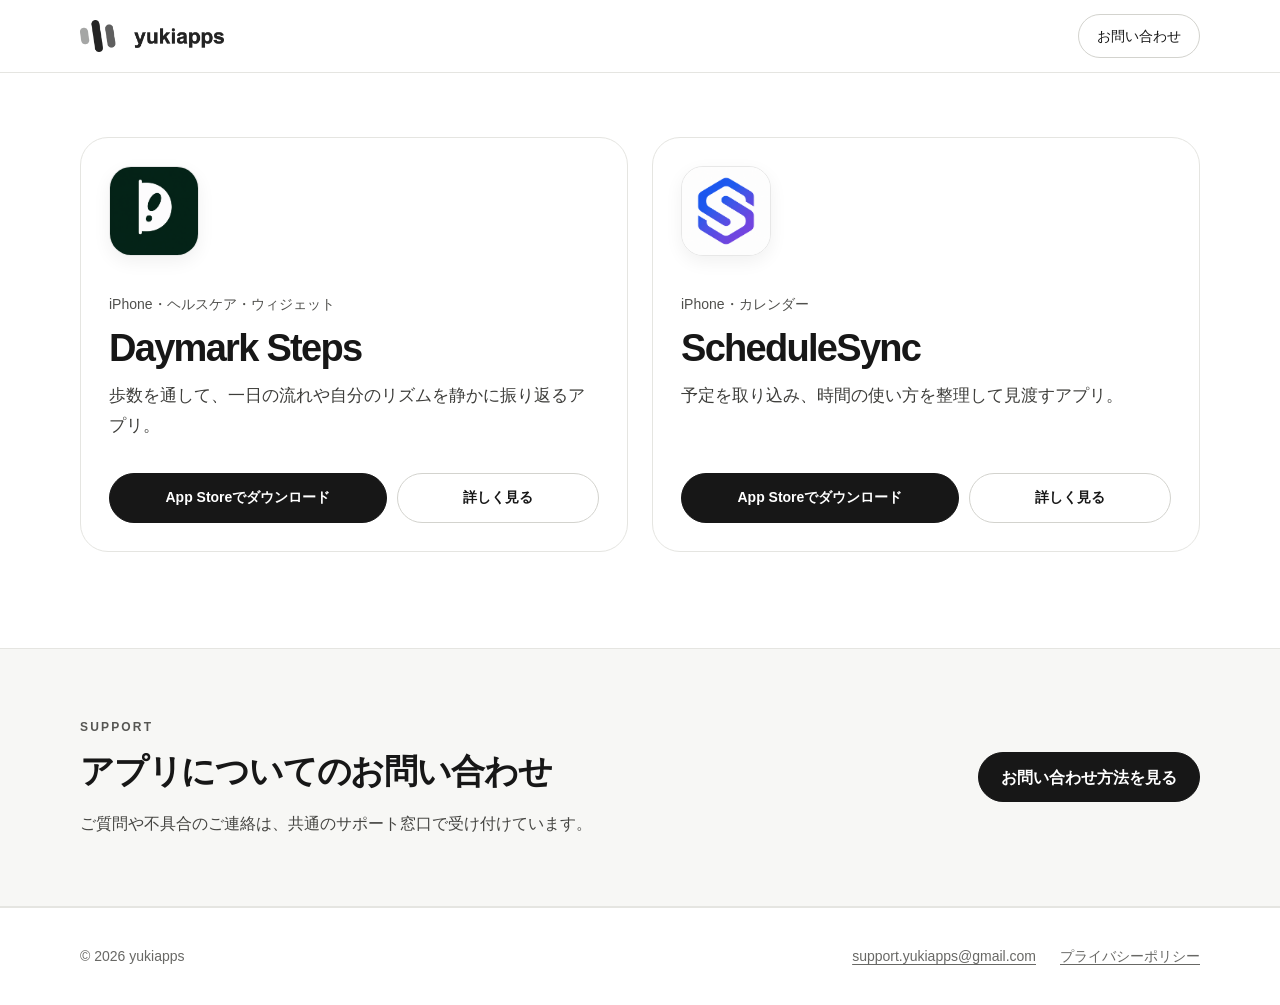
<file: index.html>
<!doctype html>
<html lang="ja">
<head>
  <meta charset="utf-8">
  <meta name="viewport" content="width=device-width, initial-scale=1">
  <meta name="color-scheme" content="light">
  <meta name="theme-color" content="#ffffff">
  <meta name="description" content="yukiappsが提供するアプリとサポート情報をご案内します。">
  <title>yukiapps</title>
  <link rel="stylesheet" href="yukiapps-20260724-v15.css">
</head>
<body>
  <a class="skip-link" href="#main">本文へ移動</a>
  <header class="site-header">
  <div class="container header-inner">
    <a class="brand" href="index.html" aria-label="yukiapps トップページ">
      <img class="brand-logo" src="yukiapps-logo.png" width="2046" height="456" alt="yukiapps">
    </a>
    <nav class="site-nav" aria-label="メインナビゲーション">
      <a class="nav-contact" href="contact.html">お問い合わせ</a>
    </nav>
  </div>
</header>
  <main id="main">
    <h1 class="visually-hidden">yukiapps アプリラインナップ</h1>

    <section id="apps" class="apps-section" aria-label="アプリラインナップ">
      <div class="container app-grid">
        <article class="app-card">
          <a class="app-card-icon-link" href="daymark-steps.html" aria-label="Daymark Stepsの詳細を見る">
            <img class="app-card-icon" src="daymark-icon.png" width="1881" height="1881" alt="Daymark Stepsのアプリアイコン">
          </a>
          <p class="app-meta">iPhone・ヘルスケア・ウィジェット</p>
          <h2><a class="app-card-title-link" href="daymark-steps.html">Daymark Steps</a></h2>
          <p>歩数を通して、一日の流れや自分のリズムを静かに振り返るアプリ。</p>
          <div class="app-card-actions">
            <a class="btn btn-primary" href="https://apps.apple.com/jp/app/id6794374330" target="_blank" rel="noopener noreferrer" aria-label="Daymark StepsをApp Storeでダウンロード">App Storeでダウンロード</a>
            <a class="btn btn-secondary" href="daymark-steps.html">詳しく見る</a>
          </div>
        </article>

        <article class="app-card">
          <a class="app-card-icon-link" href="schedule-sync.html" aria-label="ScheduleSyncの詳細を見る">
            <img class="app-card-icon" src="schedule-icon.png" width="1880" height="1880" alt="ScheduleSyncのアプリアイコン">
          </a>
          <p class="app-meta">iPhone・カレンダー</p>
          <h2><a class="app-card-title-link" href="schedule-sync.html">ScheduleSync</a></h2>
          <p>予定を取り込み、時間の使い方を整理して見渡すアプリ。</p>
          <div class="app-card-actions">
            <a class="btn btn-primary" href="https://apps.apple.com/jp/app/id6794629833" target="_blank" rel="noopener noreferrer" aria-label="ScheduleSyncをApp Storeでダウンロード">App Storeでダウンロード</a>
            <a class="btn btn-secondary" href="schedule-sync.html">詳しく見る</a>
          </div>
        </article>
      </div>
    </section>

    <section class="contact-band">
      <div class="container contact-band-inner">
        <div>
          <p class="eyebrow">Support</p>
          <h2>アプリについてのお問い合わせ</h2>
          <p>ご質問や不具合のご連絡は、共通のサポート窓口で受け付けています。</p>
        </div>
        <a class="btn btn-primary" href="contact.html">お問い合わせ方法を見る</a>
      </div>
    </section>
  </main>
  <footer class="site-footer">
  <div class="container footer-inner">
    <span>© 2026 yukiapps</span>
    <div class="footer-links">
      <a href="mailto:support.yukiapps@gmail.com">support.yukiapps@gmail.com</a>
      <a href="privacy.html">プライバシーポリシー</a>
    </div>
  </div>
</footer>
</body>
</html>
</file>
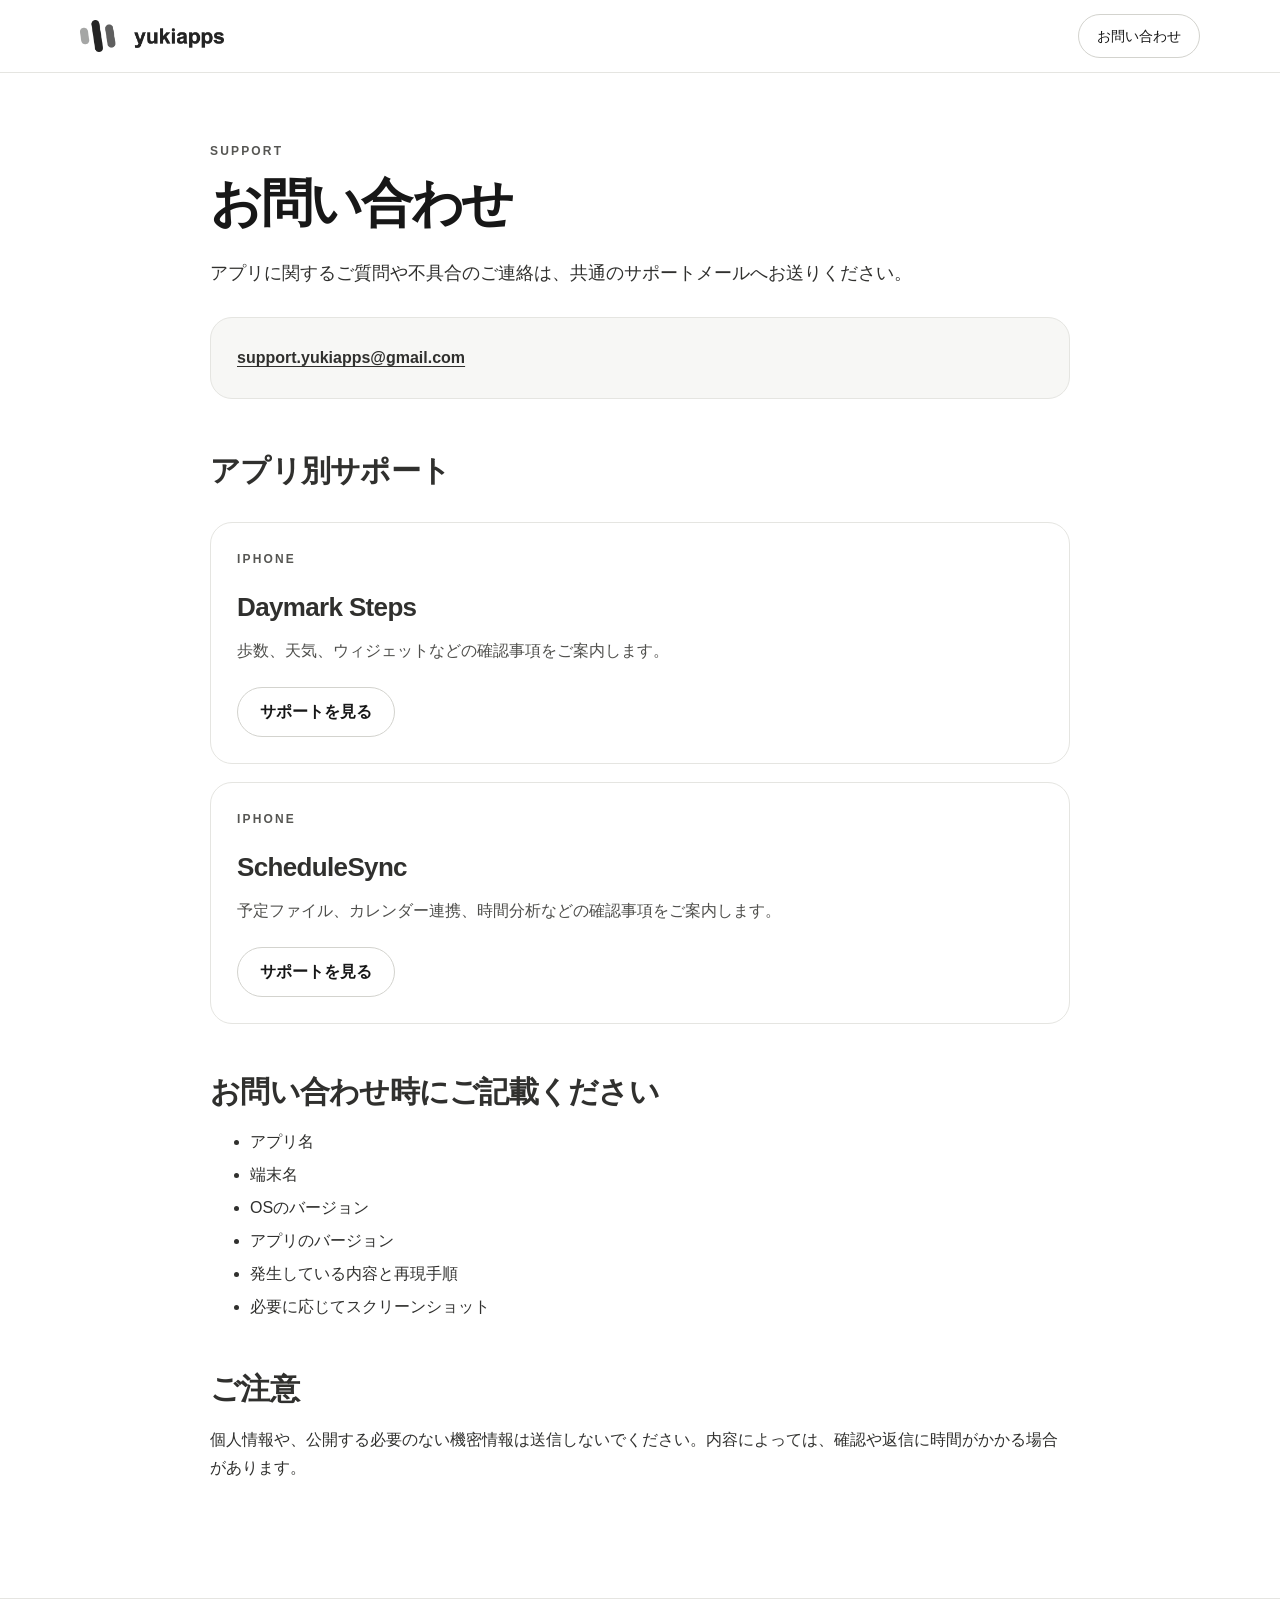
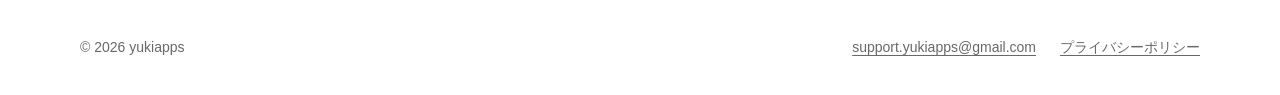
<file: contact.html>
<!doctype html>
<html lang="ja">
<head>
  <meta charset="utf-8">
  <meta name="viewport" content="width=device-width, initial-scale=1">
  <meta name="color-scheme" content="light">
  <meta name="theme-color" content="#ffffff">
  <meta name="description" content="yukiappsのアプリに関するお問い合わせ方法をご案内します。">
  <title>お問い合わせ｜yukiapps</title>
  <link rel="stylesheet" href="yukiapps-20260724-v15.css">
</head>
<body>
<a class="skip-link" href="#main">本文へ移動</a>
<header class="site-header">
  <div class="container header-inner">
    <a class="brand" href="index.html" aria-label="yukiapps トップページ">
      <img class="brand-logo" src="yukiapps-logo.png" width="2046" height="456" alt="yukiapps">
    </a>
    <nav class="site-nav" aria-label="メインナビゲーション">
      <a class="nav-contact" href="contact.html">お問い合わせ</a>
    </nav>
  </div>
</header>
<main id="main" class="simple-page">
  <div class="container">
    <p class="eyebrow">Support</p>
    <h1>お問い合わせ</h1>
    <div class="prose">
      <p class="lead">アプリに関するご質問や不具合のご連絡は、共通のサポートメールへお送りください。</p>
      <div class="mail-card"><p><a href="mailto:support.yukiapps@gmail.com">support.yukiapps@gmail.com</a></p></div>
      <h2>アプリ別サポート</h2>
      <div class="policy-list">
        <article class="policy-card">
          <p class="eyebrow">iPhone</p><h2>Daymark Steps</h2>
          <p>歩数、天気、ウィジェットなどの確認事項をご案内します。</p>
          <div class="page-actions"><a class="btn btn-secondary" href="daymark-steps-support.html">サポートを見る</a></div>
        </article>
        <article class="policy-card">
          <p class="eyebrow">iPhone</p><h2>ScheduleSync</h2>
          <p>予定ファイル、カレンダー連携、時間分析などの確認事項をご案内します。</p>
          <div class="page-actions"><a class="btn btn-secondary" href="schedule-sync-support.html">サポートを見る</a></div>
        </article>
      </div>
      <h2>お問い合わせ時にご記載ください</h2>
      <ul><li>アプリ名</li><li>端末名</li><li>OSのバージョン</li><li>アプリのバージョン</li><li>発生している内容と再現手順</li><li>必要に応じてスクリーンショット</li></ul>
      <h2>ご注意</h2>
      <p>個人情報や、公開する必要のない機密情報は送信しないでください。内容によっては、確認や返信に時間がかかる場合があります。</p>
    </div>
  </div>
</main>
<footer class="site-footer">
  <div class="container footer-inner">
    <span>© 2026 yukiapps</span>
    <div class="footer-links">
      <a href="mailto:support.yukiapps@gmail.com">support.yukiapps@gmail.com</a>
      <a href="privacy.html">プライバシーポリシー</a>
    </div>
  </div>
</footer>
</body>
</html>
</file>
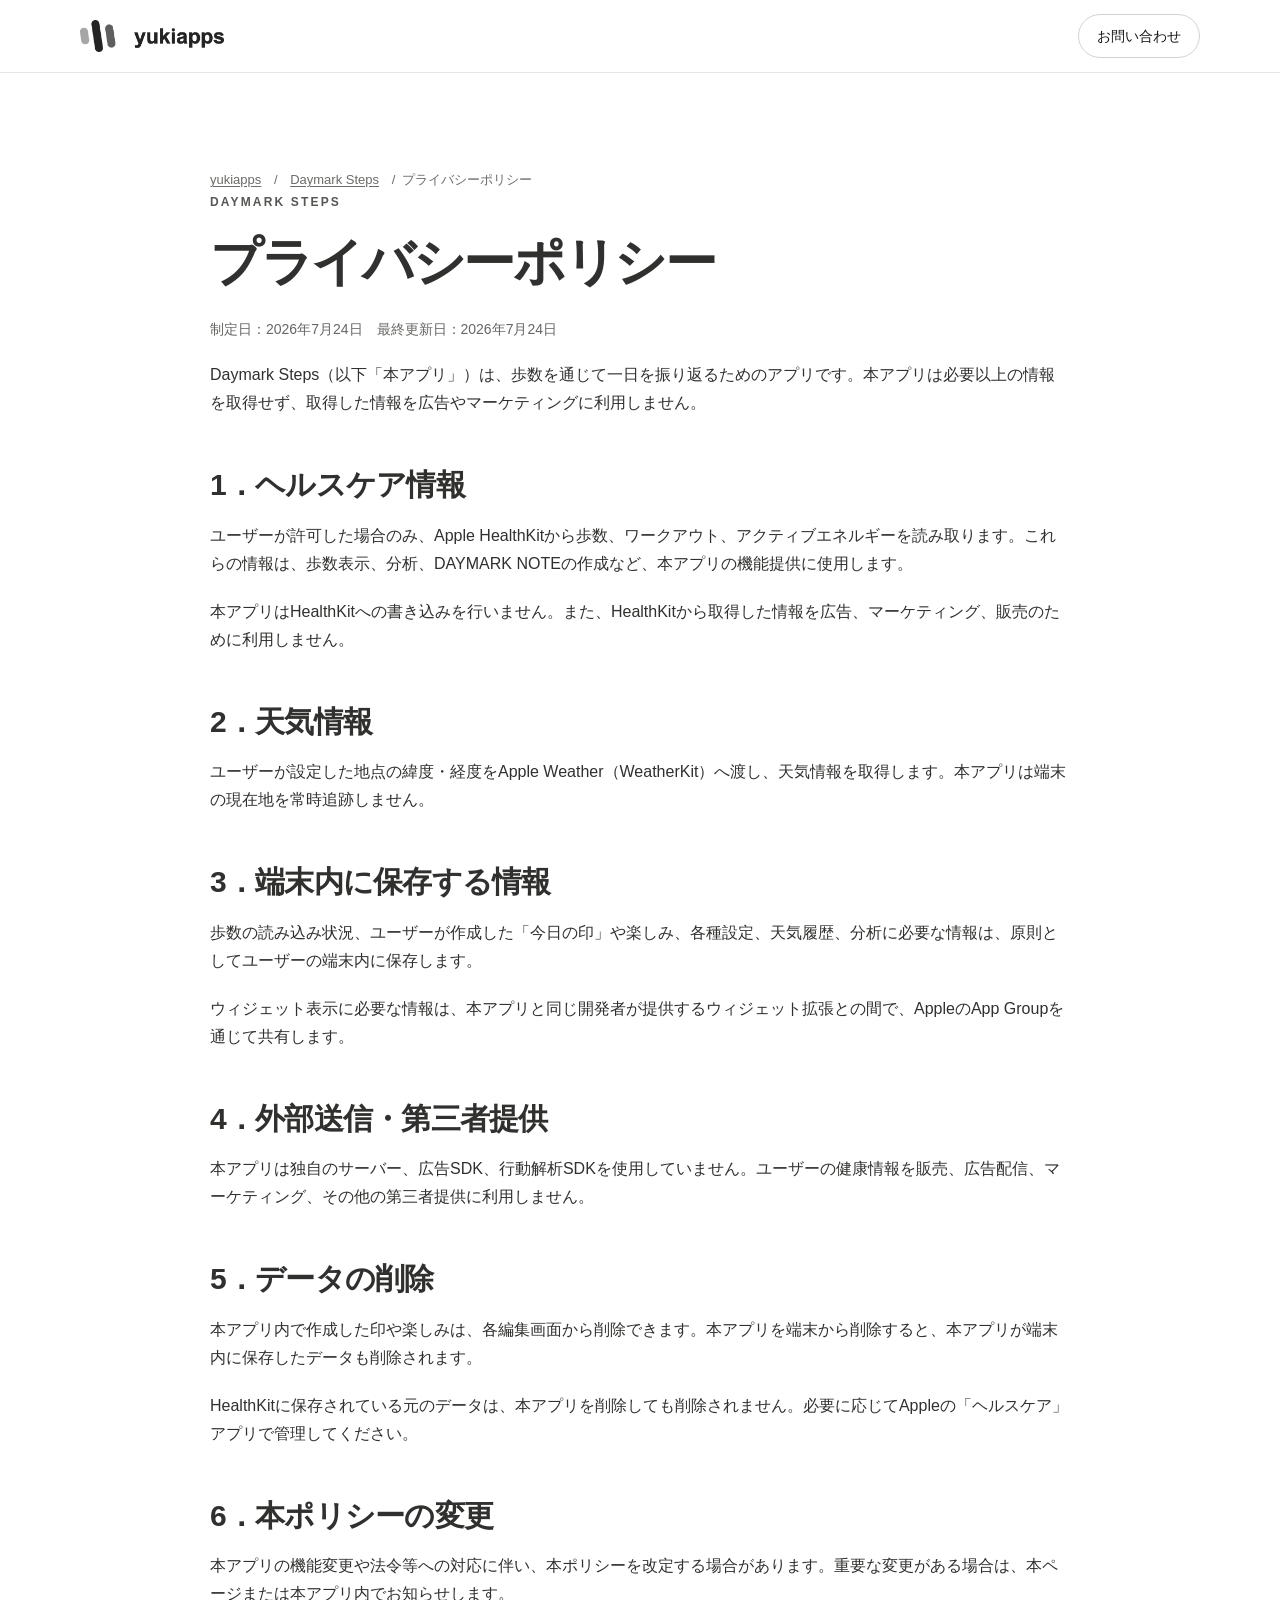
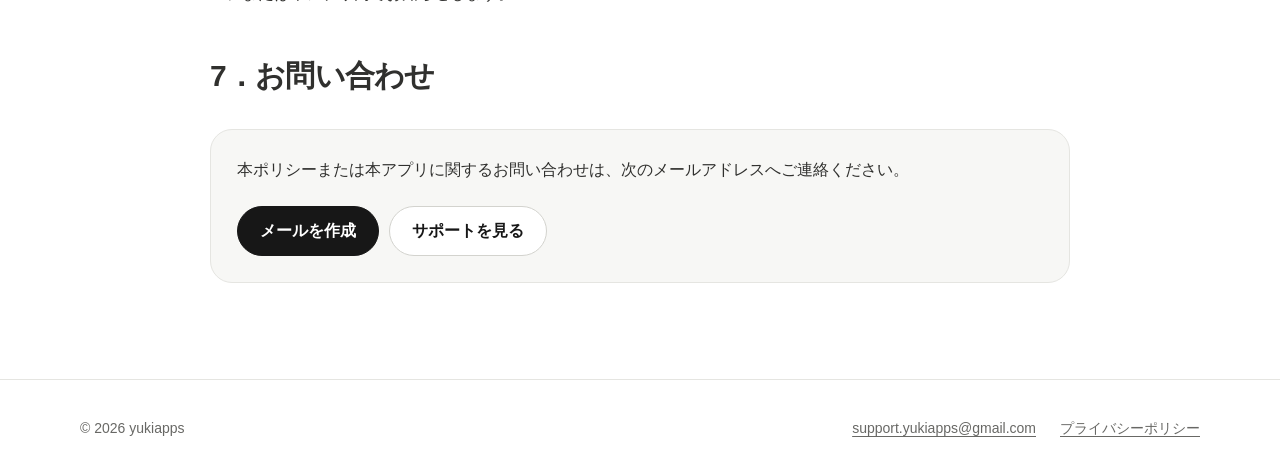
<file: daymark-steps-privacy.html>
<!doctype html>
<html lang="ja">
<head>
  <meta charset="utf-8">
  <meta name="viewport" content="width=device-width, initial-scale=1">
  <meta name="color-scheme" content="light">
  <meta name="theme-color" content="#ffffff">
  <meta name="description" content="Daymark Stepsのプライバシーポリシーです。">
  <title>プライバシーポリシー｜Daymark Steps</title>
  <link rel="stylesheet" href="yukiapps-20260724-v15.css">
</head>
<body>
<a class="skip-link" href="#main">本文へ移動</a>
<header class="site-header">
  <div class="container header-inner">
    <a class="brand" href="index.html" aria-label="yukiapps トップページ">
      <img class="brand-logo" src="yukiapps-logo.png" width="2046" height="456" alt="yukiapps">
    </a>
    <nav class="site-nav" aria-label="メインナビゲーション">
      <a class="nav-contact" href="contact.html">お問い合わせ</a>
    </nav>
  </div>
</header>
<main id="main" class="simple-page">
  <div class="container">
    <div class="breadcrumbs"><a href="index.html">yukiapps</a> &nbsp;/&nbsp; <a href="daymark-steps.html">Daymark Steps</a> &nbsp;/&nbsp; プライバシーポリシー</div>
    <article class="prose">
      <p class="eyebrow">Daymark Steps</p><h1>プライバシーポリシー</h1><p class="meta">制定日：2026年7月24日　最終更新日：2026年7月24日</p>
      <p>Daymark Steps（以下「本アプリ」）は、歩数を通じて一日を振り返るためのアプリです。本アプリは必要以上の情報を取得せず、取得した情報を広告やマーケティングに利用しません。</p>
      <h2>1．ヘルスケア情報</h2><p>ユーザーが許可した場合のみ、Apple HealthKitから歩数、ワークアウト、アクティブエネルギーを読み取ります。これらの情報は、歩数表示、分析、DAYMARK NOTEの作成など、本アプリの機能提供に使用します。</p><p>本アプリはHealthKitへの書き込みを行いません。また、HealthKitから取得した情報を広告、マーケティング、販売のために利用しません。</p>
      <h2>2．天気情報</h2><p>ユーザーが設定した地点の緯度・経度をApple Weather（WeatherKit）へ渡し、天気情報を取得します。本アプリは端末の現在地を常時追跡しません。</p>
      <h2>3．端末内に保存する情報</h2><p>歩数の読み込み状況、ユーザーが作成した「今日の印」や楽しみ、各種設定、天気履歴、分析に必要な情報は、原則としてユーザーの端末内に保存します。</p><p>ウィジェット表示に必要な情報は、本アプリと同じ開発者が提供するウィジェット拡張との間で、AppleのApp Groupを通じて共有します。</p>
      <h2>4．外部送信・第三者提供</h2><p>本アプリは独自のサーバー、広告SDK、行動解析SDKを使用していません。ユーザーの健康情報を販売、広告配信、マーケティング、その他の第三者提供に利用しません。</p>
      <h2>5．データの削除</h2><p>本アプリ内で作成した印や楽しみは、各編集画面から削除できます。本アプリを端末から削除すると、本アプリが端末内に保存したデータも削除されます。</p><p>HealthKitに保存されている元のデータは、本アプリを削除しても削除されません。必要に応じてAppleの「ヘルスケア」アプリで管理してください。</p>
      <h2>6．本ポリシーの変更</h2><p>本アプリの機能変更や法令等への対応に伴い、本ポリシーを改定する場合があります。重要な変更がある場合は、本ページまたは本アプリ内でお知らせします。</p>
      <h2>7．お問い合わせ</h2><div class="support-box"><p>本ポリシーまたは本アプリに関するお問い合わせは、次のメールアドレスへご連絡ください。</p><div class="page-actions"><a class="btn btn-primary" href="mailto:support.yukiapps@gmail.com?subject=%EF%BC%BBDaymark%20Steps%EF%BC%BD%E3%81%8A%E5%95%8F%E3%81%84%E5%90%88%E3%82%8F%E3%81%9B">メールを作成</a><a class="btn btn-secondary" href="daymark-steps-support.html">サポートを見る</a></div></div>
    </article>
  </div>
</main>
<footer class="site-footer">
  <div class="container footer-inner">
    <span>© 2026 yukiapps</span>
    <div class="footer-links">
      <a href="mailto:support.yukiapps@gmail.com">support.yukiapps@gmail.com</a>
      <a href="privacy.html">プライバシーポリシー</a>
    </div>
  </div>
</footer>
</body>
</html>
</file>
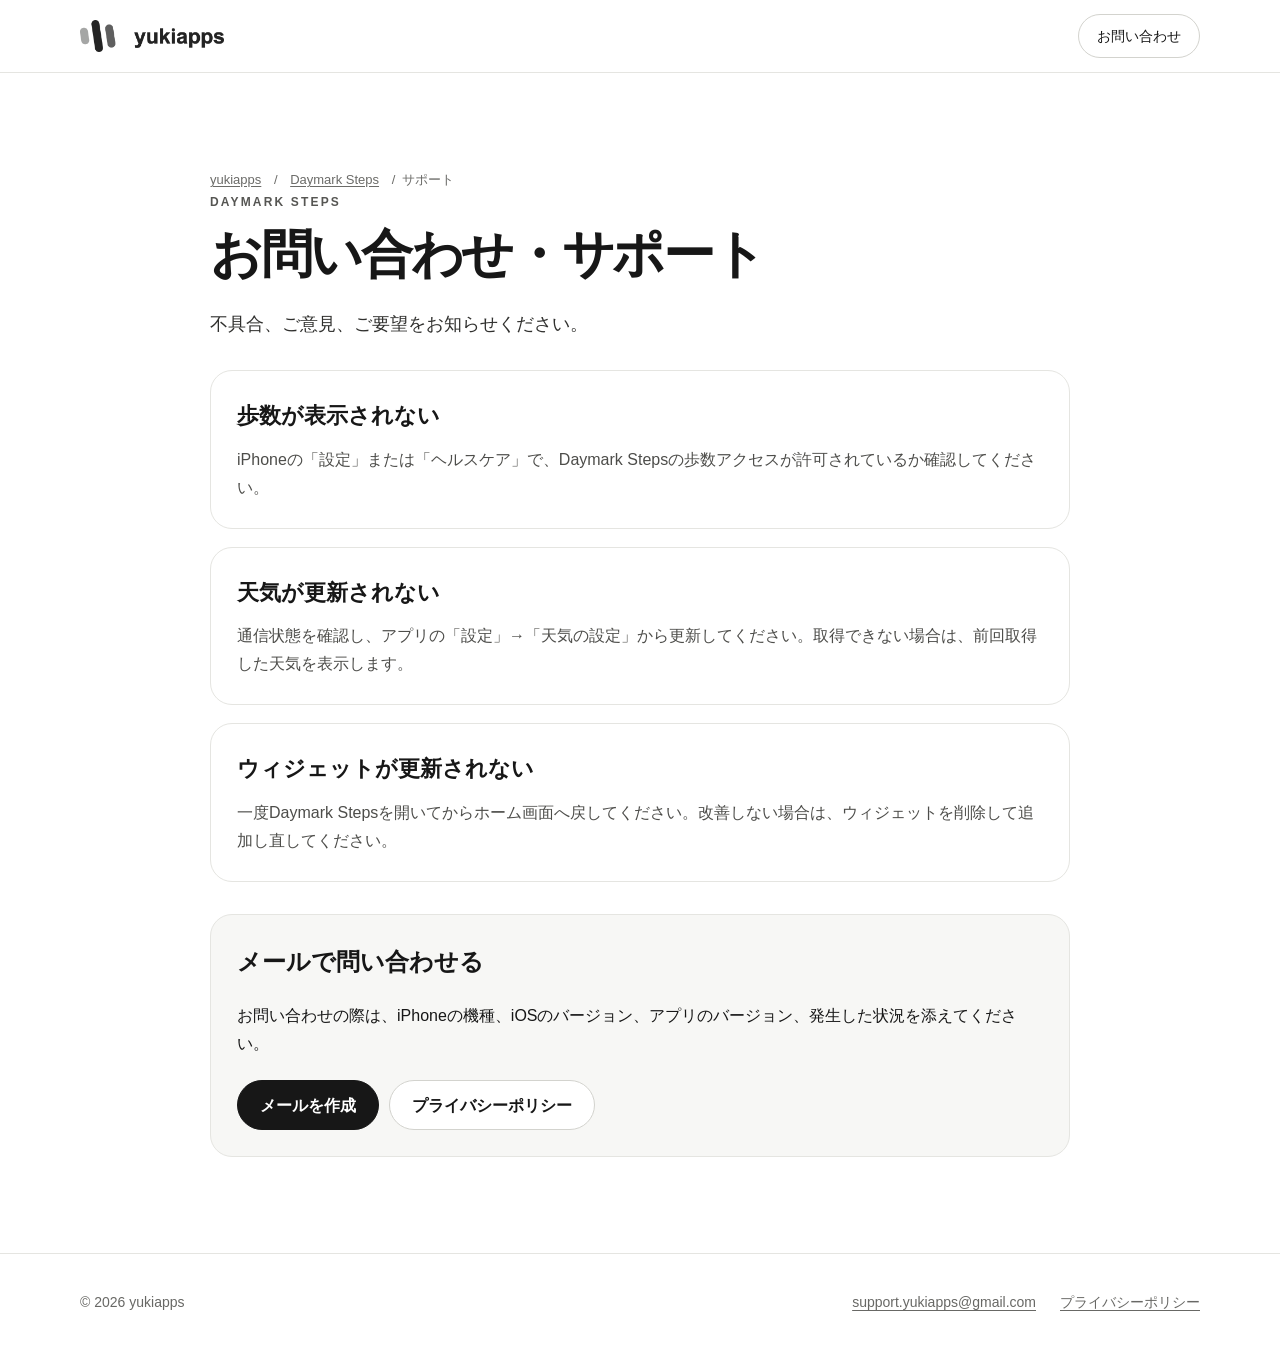
<file: daymark-steps-support.html>
<!doctype html>
<html lang="ja">
<head>
  <meta charset="utf-8">
  <meta name="viewport" content="width=device-width, initial-scale=1">
  <meta name="color-scheme" content="light">
  <meta name="theme-color" content="#ffffff">
  <meta name="description" content="Daymark Stepsのお問い合わせ・サポートページです。">
  <title>お問い合わせ・サポート｜Daymark Steps</title>
  <link rel="stylesheet" href="yukiapps-20260724-v15.css">
</head>
<body>
<a class="skip-link" href="#main">本文へ移動</a>
<header class="site-header">
  <div class="container header-inner">
    <a class="brand" href="index.html" aria-label="yukiapps トップページ">
      <img class="brand-logo" src="yukiapps-logo.png" width="2046" height="456" alt="yukiapps">
    </a>
    <nav class="site-nav" aria-label="メインナビゲーション">
      <a class="nav-contact" href="contact.html">お問い合わせ</a>
    </nav>
  </div>
</header>
<main id="main" class="simple-page">
  <div class="container">
    <div class="breadcrumbs"><a href="index.html">yukiapps</a> &nbsp;/&nbsp; <a href="daymark-steps.html">Daymark Steps</a> &nbsp;/&nbsp; サポート</div>
    <p class="eyebrow">Daymark Steps</p><h1>お問い合わせ・サポート</h1>
    <div class="prose"><p class="lead">不具合、ご意見、ご要望をお知らせください。</p></div>
    <section class="faq-list" aria-label="よくある確認事項">
      <article class="faq-item"><h2>歩数が表示されない</h2><p>iPhoneの「設定」または「ヘルスケア」で、Daymark Stepsの歩数アクセスが許可されているか確認してください。</p></article>
      <article class="faq-item"><h2>天気が更新されない</h2><p>通信状態を確認し、アプリの「設定」→「天気の設定」から更新してください。取得できない場合は、前回取得した天気を表示します。</p></article>
      <article class="faq-item"><h2>ウィジェットが更新されない</h2><p>一度Daymark Stepsを開いてからホーム画面へ戻してください。改善しない場合は、ウィジェットを削除して追加し直してください。</p></article>
    </section>
    <section class="support-box"><h2>メールで問い合わせる</h2><p>お問い合わせの際は、iPhoneの機種、iOSのバージョン、アプリのバージョン、発生した状況を添えてください。</p><div class="page-actions"><a class="btn btn-primary" href="mailto:support.yukiapps@gmail.com?subject=%EF%BC%BBDaymark%20Steps%EF%BC%BD%E3%81%8A%E5%95%8F%E3%81%84%E5%90%88%E3%82%8F%E3%81%9B&body=%E3%81%8A%E5%95%8F%E3%81%84%E5%90%88%E3%82%8F%E3%81%9B%E5%86%85%E5%AE%B9%EF%BC%9A%0A%0AiPhone%EF%BC%9A%0AiOS%EF%BC%9A%0A%E3%82%A2%E3%83%97%E3%83%AA%E3%83%90%E3%83%BC%E3%82%B8%E3%83%A7%E3%83%B3%EF%BC%9A">メールを作成</a><a class="btn btn-secondary" href="daymark-steps-privacy.html">プライバシーポリシー</a></div></section>
  </div>
</main>
<footer class="site-footer">
  <div class="container footer-inner">
    <span>© 2026 yukiapps</span>
    <div class="footer-links">
      <a href="mailto:support.yukiapps@gmail.com">support.yukiapps@gmail.com</a>
      <a href="privacy.html">プライバシーポリシー</a>
    </div>
  </div>
</footer>
</body>
</html>
</file>
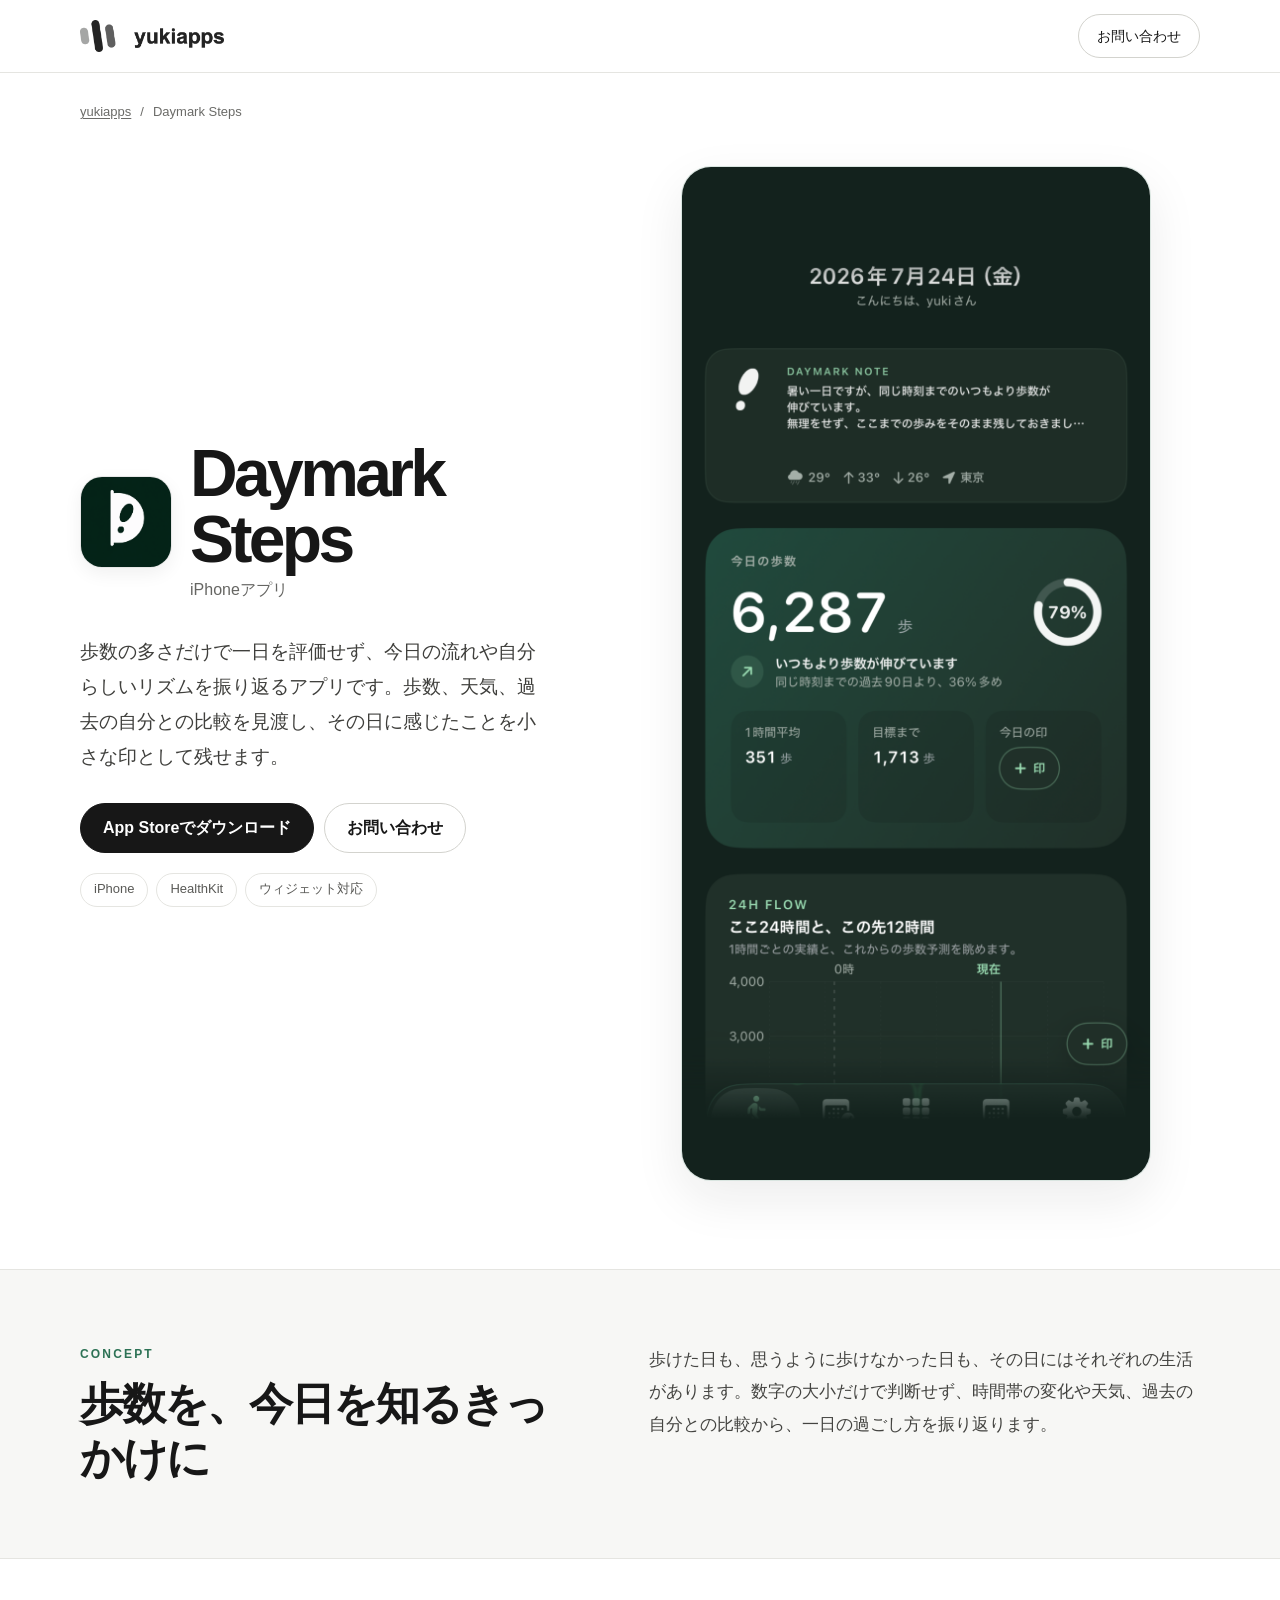
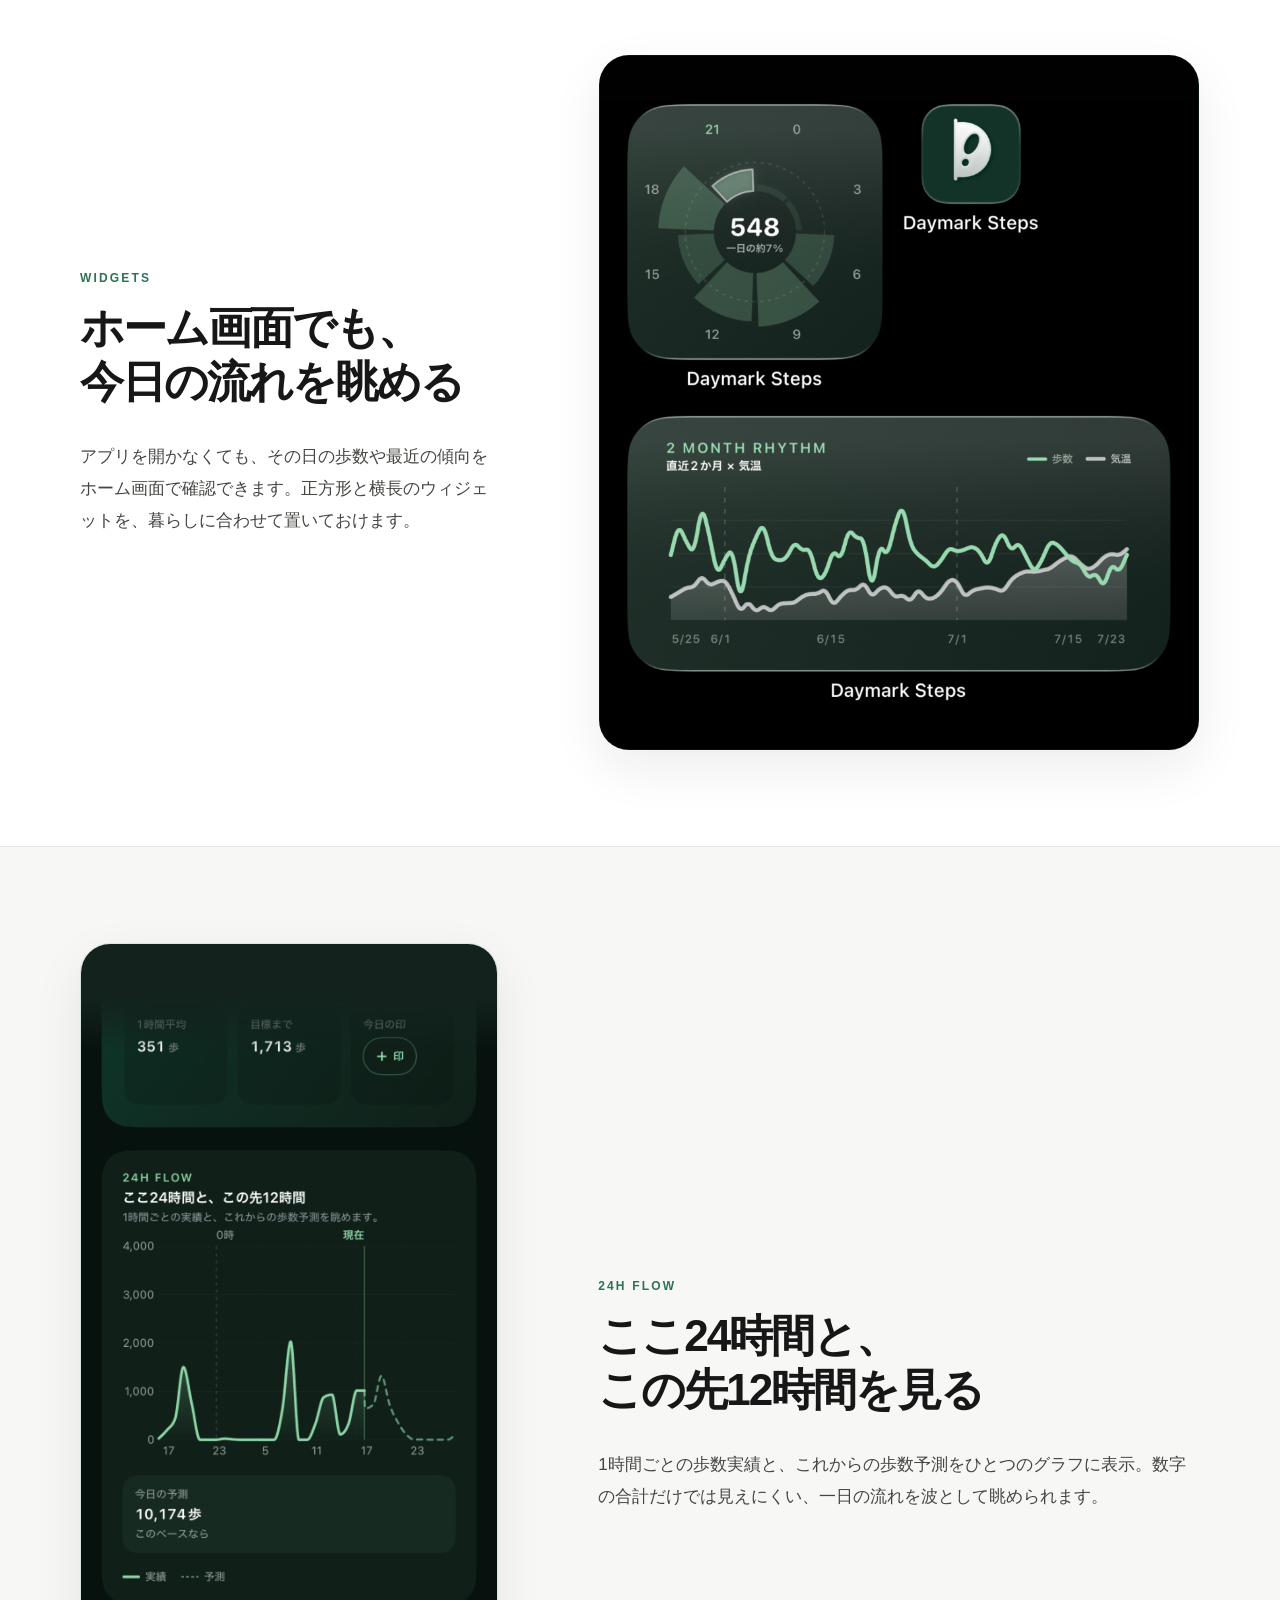
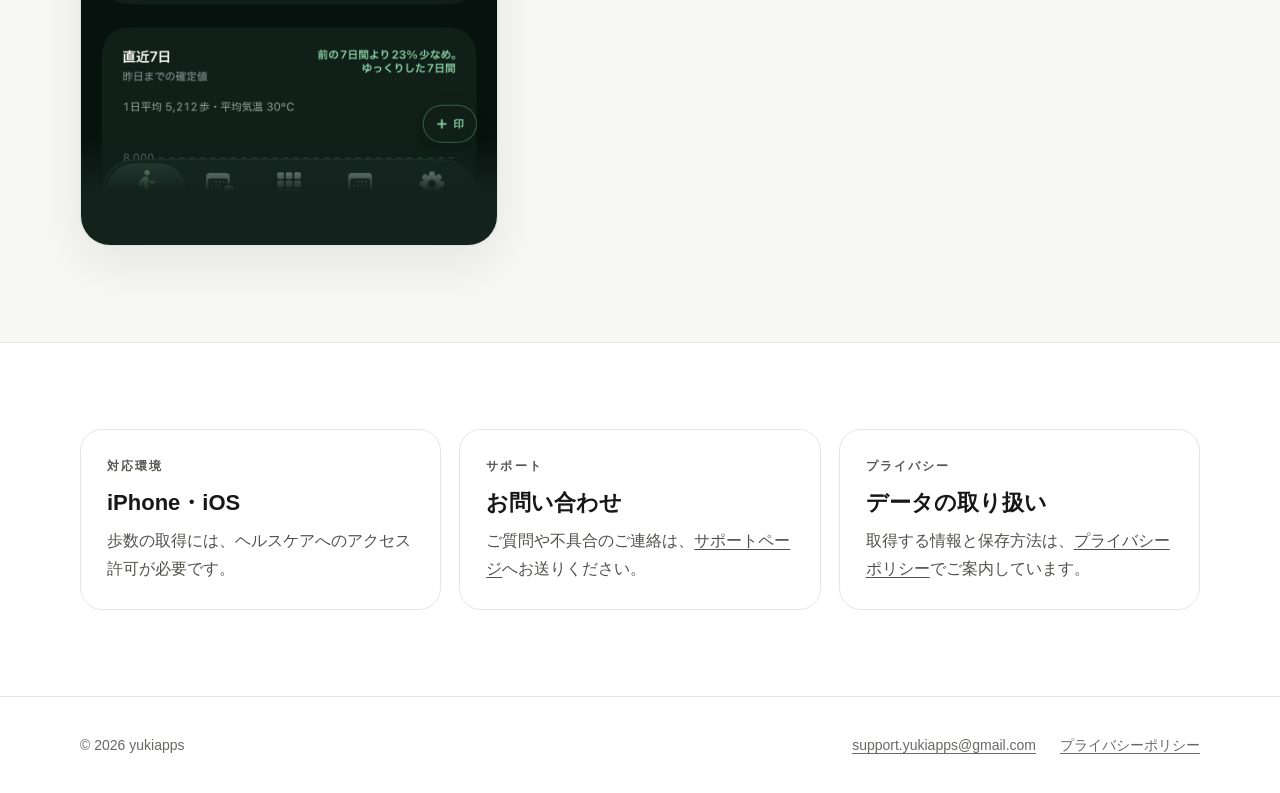
<file: daymark-steps.html>
<!doctype html>
<html lang="ja" class="daymark-theme">
<head>
  <meta charset="utf-8">
  <meta name="viewport" content="width=device-width, initial-scale=1">
  <meta name="color-scheme" content="light">
  <meta name="theme-color" content="#ffffff">
  <meta name="description" content="Daymark Stepsは、歩数を通して一日の流れや自分のリズムを振り返るiPhoneアプリです。">
  <title>Daymark Steps｜yukiapps</title>
  <link rel="stylesheet" href="yukiapps-20260724-v15.css">
</head>
<body>
  <a class="skip-link" href="#main">本文へ移動</a>
  <header class="site-header">
  <div class="container header-inner">
    <a class="brand" href="index.html" aria-label="yukiapps トップページ">
      <img class="brand-logo" src="yukiapps-logo.png" width="2046" height="456" alt="yukiapps">
    </a>
    <nav class="site-nav" aria-label="メインナビゲーション">
      <a class="nav-contact" href="daymark-steps-support.html">お問い合わせ</a>
    </nav>
  </div>
</header>
  <main id="main">
    <div class="container breadcrumbs"><a href="index.html">yukiapps</a><span>/</span>Daymark Steps</div>

    <section class="app-hero">
      <div class="container app-hero-grid">
        <div class="app-hero-copy">
          <div class="app-title-lockup">
            <img class="app-title-icon" src="daymark-icon.png" width="1881" height="1881" alt="">
            <div>
              <h1>Daymark Steps</h1>
              <p>iPhoneアプリ</p>
            </div>
          </div>
          <p class="hero-copy">歩数の多さだけで一日を評価せず、今日の流れや自分らしいリズムを振り返るアプリです。歩数、天気、過去の自分との比較を見渡し、その日に感じたことを小さな印として残せます。</p>
          <div class="hero-actions">
            <a class="btn btn-primary" href="https://apps.apple.com/jp/app/id6794374330" target="_blank" rel="noopener noreferrer" aria-label="Daymark StepsをApp Storeでダウンロード">App Storeでダウンロード</a>
            <a class="btn btn-secondary" href="daymark-steps-support.html">お問い合わせ</a>
          </div>
          <div class="hero-facts" role="group" aria-label="アプリ情報">
            <span class="fact">iPhone</span>
            <span class="fact">HealthKit</span>
            <span class="fact">ウィジェット対応</span>
          </div>
        </div>
        <figure class="showcase-frame showcase-frame--portrait hero-showcase">
          <img class="showcase-image" src="daymark-showcase-overview-v13.png" width="946" height="2048" alt="DAYMARK NOTE、今日の歩数、24H FLOWをまとめて紹介するDaymark Stepsの画面">
        </figure>
      </div>
    </section>

    <section class="concept-strip">
      <div class="container concept-grid">
        <div>
          <p class="eyebrow accent-eyebrow">Concept</p>
          <h2>歩数を、今日を知るきっかけに</h2>
        </div>
        <p>歩けた日も、思うように歩けなかった日も、その日にはそれぞれの生活があります。数字の大小だけで判断せず、時間帯の変化や天気、過去の自分との比較から、一日の過ごし方を振り返ります。</p>
      </div>
    </section>

    <section class="visual-story">
      <div class="container story-grid">
        <div class="story-copy">
          <p class="eyebrow accent-eyebrow">Widgets</p>
          <h2 class="feature-title">
            <span>ホーム画面でも、</span>
            <span>今日の流れを眺める</span>
          </h2>
          <p>アプリを開かなくても、その日の歩数や最近の傾向をホーム画面で確認できます。正方形と横長のウィジェットを、暮らしに合わせて置いておけます。</p>
        </div>
        <figure class="showcase-frame showcase-frame--widget">
          <img class="showcase-image" src="daymark-showcase-widgets-v14.png" width="906" height="1050" alt="Daymark Stepsの正方形ウィジェット、横長ウィジェット、アプリアイコン">
        </figure>
      </div>
    </section>

    <section class="visual-story visual-story-soft">
      <div class="container story-grid story-grid-reverse">
        <div class="story-copy">
          <p class="eyebrow accent-eyebrow">24H Flow</p>
          <h2 class="feature-title">
            <span>ここ24時間と、</span>
            <span>この先12時間を見る</span>
          </h2>
          <p>1時間ごとの歩数実績と、これからの歩数予測をひとつのグラフに表示。数字の合計だけでは見えにくい、一日の流れを波として眺められます。</p>
        </div>
        <figure class="showcase-frame showcase-frame--portrait">
          <img class="showcase-image" src="daymark-showcase-flow-v13.png" width="946" height="2048" alt="24H FLOWと直近7日の変化を紹介するDaymark Stepsの画面">
        </figure>
      </div>
    </section>

    <section class="info-section">
      <div class="container info-grid">
        <article class="info-card">
          <p class="eyebrow">対応環境</p>
          <h3>iPhone・iOS</h3>
          <p>歩数の取得には、ヘルスケアへのアクセス許可が必要です。</p>
        </article>
        <article class="info-card">
          <p class="eyebrow">サポート</p>
          <h3>お問い合わせ</h3>
          <p>ご質問や不具合のご連絡は、<a href="daymark-steps-support.html">サポートページ</a>へお送りください。</p>
        </article>
        <article class="info-card">
          <p class="eyebrow">プライバシー</p>
          <h3>データの取り扱い</h3>
          <p>取得する情報と保存方法は、<a href="daymark-steps-privacy.html">プライバシーポリシー</a>でご案内しています。</p>
        </article>
      </div>
    </section>
  </main>
  <footer class="site-footer">
  <div class="container footer-inner">
    <span>© 2026 yukiapps</span>
    <div class="footer-links">
      <a href="mailto:support.yukiapps@gmail.com">support.yukiapps@gmail.com</a>
      <a href="daymark-steps-privacy.html">プライバシーポリシー</a>
    </div>
  </div>
</footer>
</body>
</html>
</file>
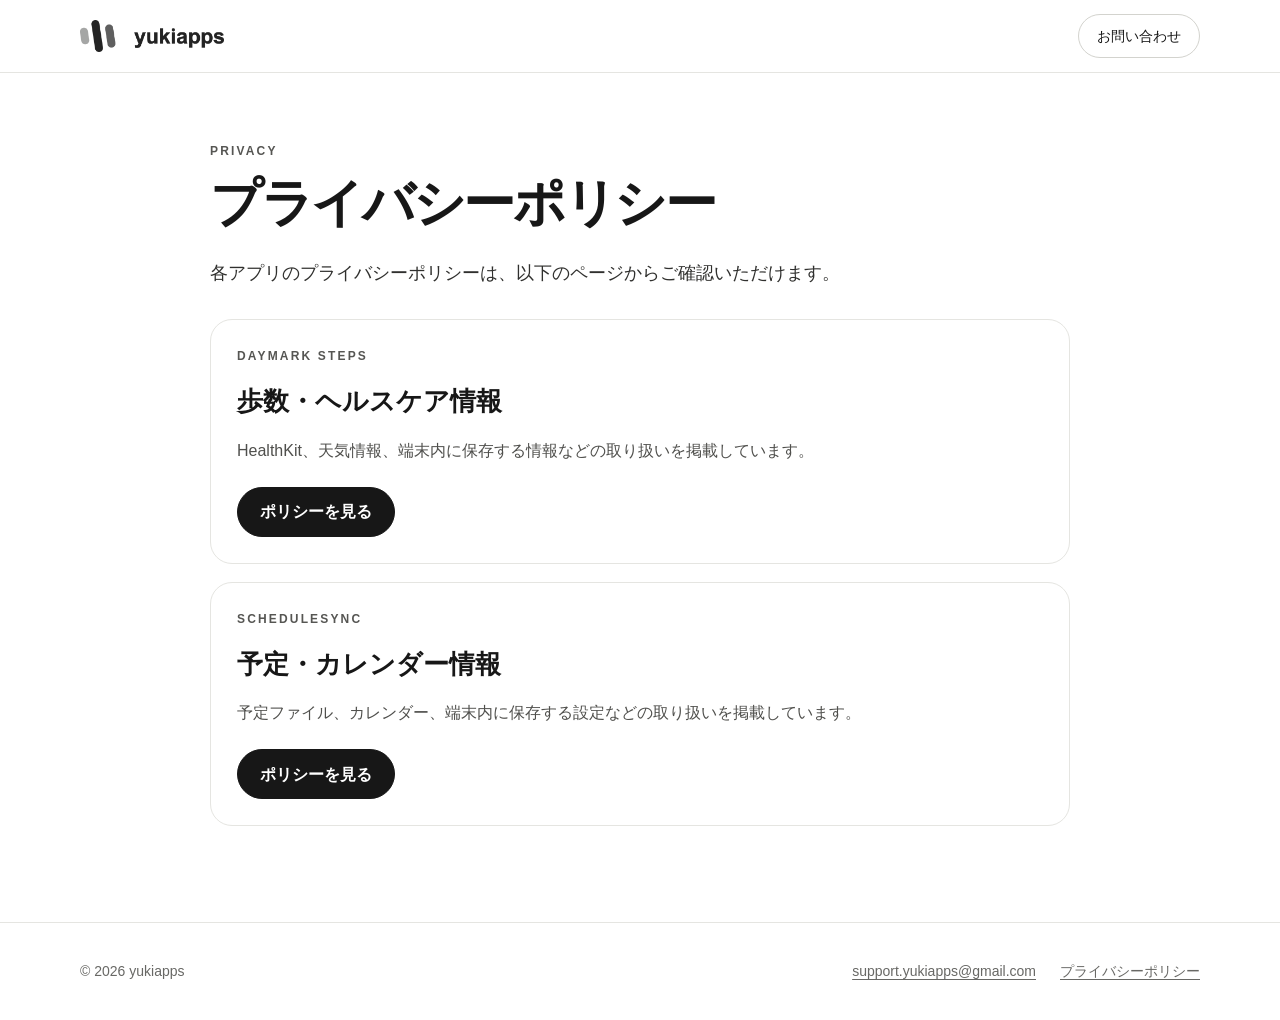
<file: privacy.html>
<!doctype html>
<html lang="ja">
<head>
  <meta charset="utf-8">
  <meta name="viewport" content="width=device-width, initial-scale=1">
  <meta name="color-scheme" content="light">
  <meta name="theme-color" content="#ffffff">
  <meta name="description" content="yukiappsが提供する各アプリのプライバシーポリシーをご案内します。">
  <title>プライバシーポリシー｜yukiapps</title>
  <link rel="stylesheet" href="yukiapps-20260724-v15.css">
</head>
<body>
<a class="skip-link" href="#main">本文へ移動</a>
<header class="site-header">
  <div class="container header-inner">
    <a class="brand" href="index.html" aria-label="yukiapps トップページ">
      <img class="brand-logo" src="yukiapps-logo.png" width="2046" height="456" alt="yukiapps">
    </a>
    <nav class="site-nav" aria-label="メインナビゲーション">
      <a class="nav-contact" href="contact.html">お問い合わせ</a>
    </nav>
  </div>
</header>
<main id="main" class="simple-page">
  <div class="container">
    <p class="eyebrow">Privacy</p>
    <h1>プライバシーポリシー</h1>
    <div class="prose">
      <p class="lead">各アプリのプライバシーポリシーは、以下のページからご確認いただけます。</p>
    </div>
    <div class="policy-list">
      <article class="policy-card">
        <p class="eyebrow">Daymark Steps</p><h2>歩数・ヘルスケア情報</h2>
        <p>HealthKit、天気情報、端末内に保存する情報などの取り扱いを掲載しています。</p>
        <div class="page-actions"><a class="btn btn-primary" href="daymark-steps-privacy.html">ポリシーを見る</a></div>
      </article>
      <article class="policy-card">
        <p class="eyebrow">ScheduleSync</p><h2>予定・カレンダー情報</h2>
        <p>予定ファイル、カレンダー、端末内に保存する設定などの取り扱いを掲載しています。</p>
        <div class="page-actions"><a class="btn btn-primary" href="schedule-sync-privacy.html">ポリシーを見る</a></div>
      </article>
    </div>
  </div>
</main>
<footer class="site-footer">
  <div class="container footer-inner">
    <span>© 2026 yukiapps</span>
    <div class="footer-links">
      <a href="mailto:support.yukiapps@gmail.com">support.yukiapps@gmail.com</a>
      <a href="privacy.html">プライバシーポリシー</a>
    </div>
  </div>
</footer>
</body>
</html>
</file>
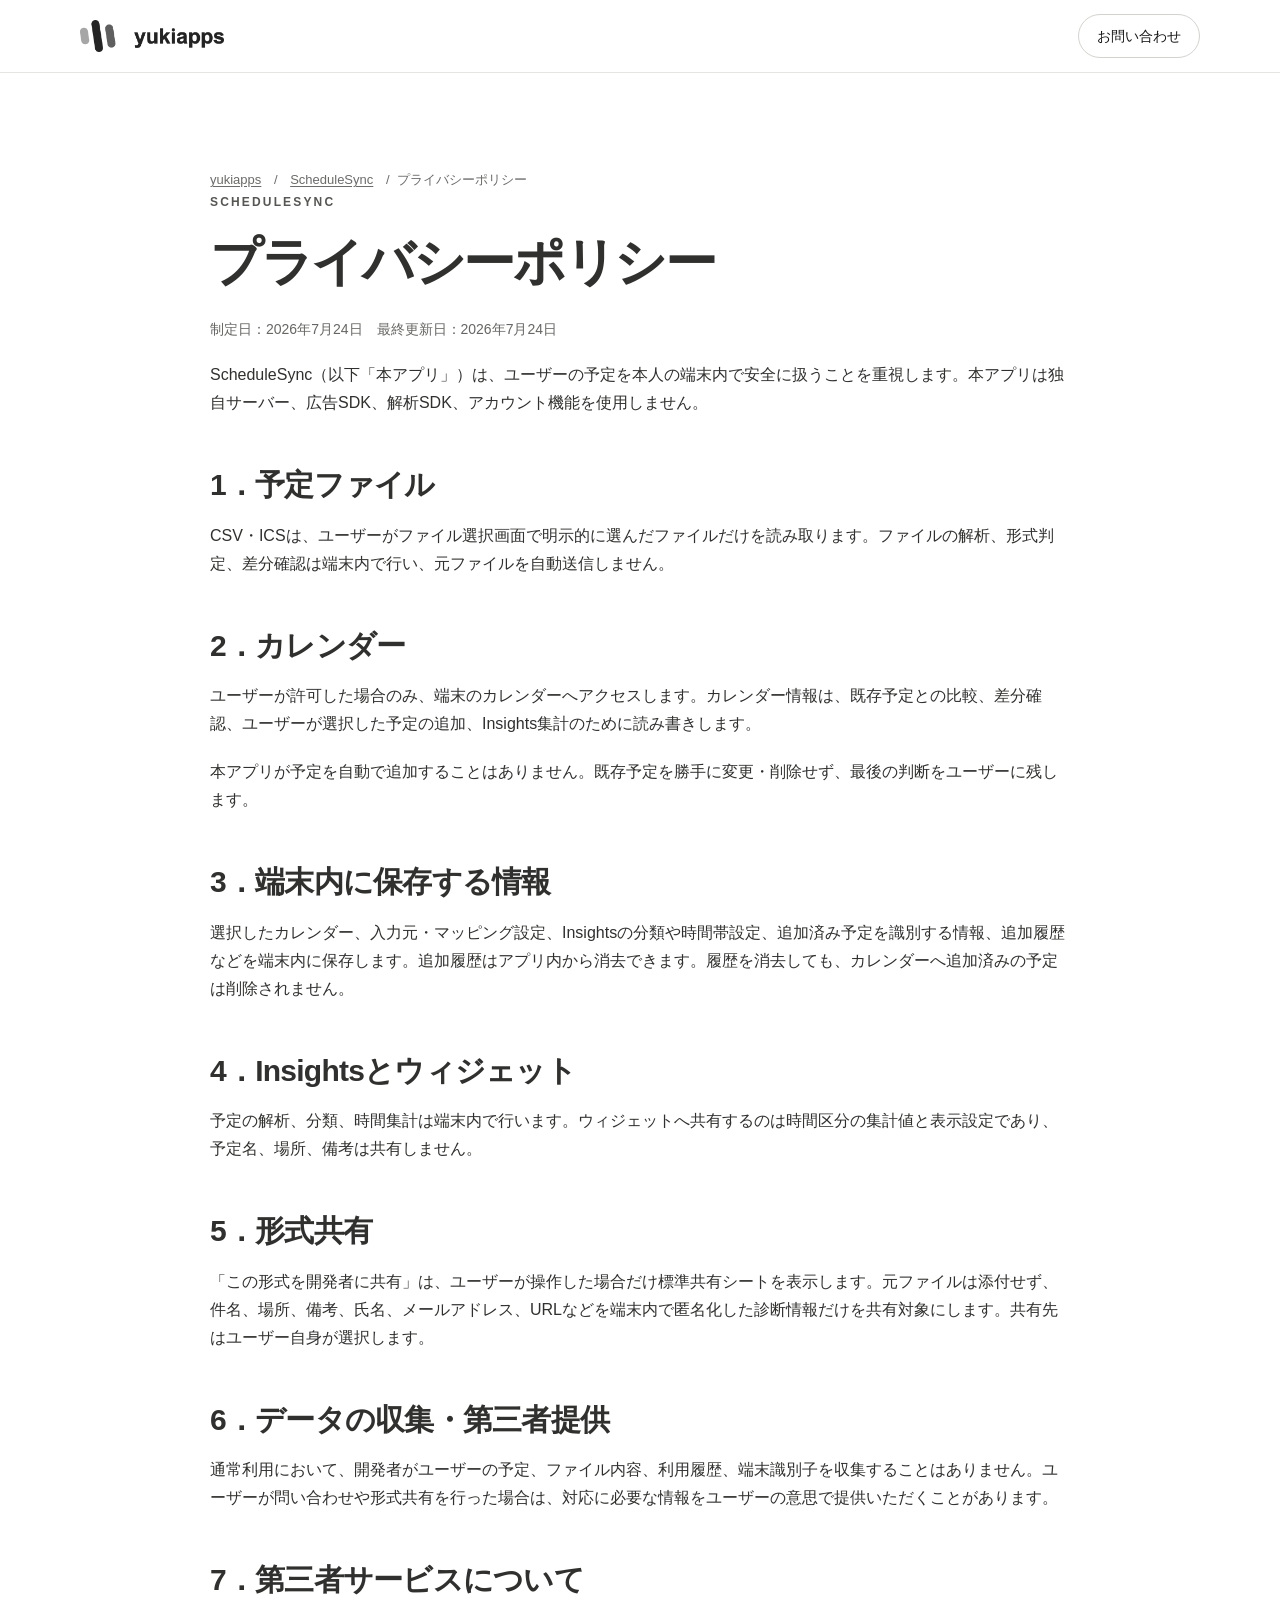
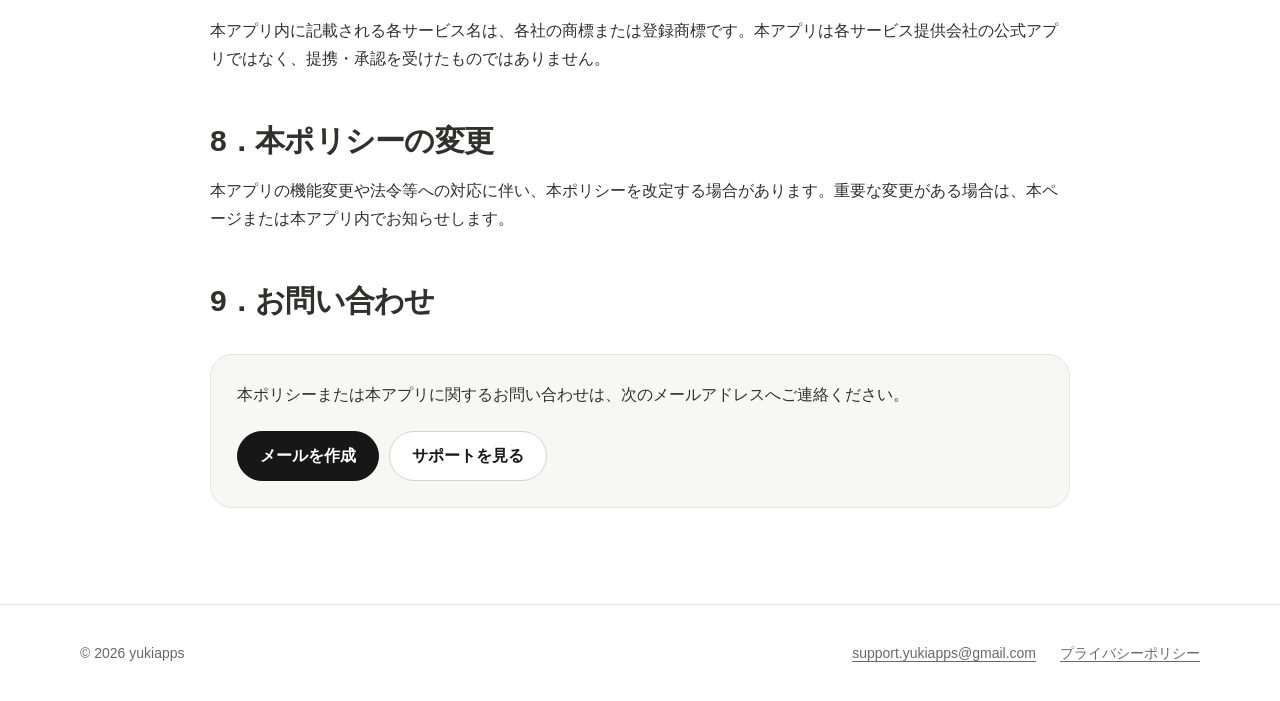
<file: schedule-sync-privacy.html>
<!doctype html>
<html lang="ja">
<head>
  <meta charset="utf-8">
  <meta name="viewport" content="width=device-width, initial-scale=1">
  <meta name="color-scheme" content="light">
  <meta name="theme-color" content="#ffffff">
  <meta name="description" content="ScheduleSyncのプライバシーポリシーです。">
  <title>プライバシーポリシー｜ScheduleSync</title>
  <link rel="stylesheet" href="yukiapps-20260724-v15.css">
</head>
<body>
<a class="skip-link" href="#main">本文へ移動</a>
<header class="site-header">
  <div class="container header-inner">
    <a class="brand" href="index.html" aria-label="yukiapps トップページ">
      <img class="brand-logo" src="yukiapps-logo.png" width="2046" height="456" alt="yukiapps">
    </a>
    <nav class="site-nav" aria-label="メインナビゲーション">
      <a class="nav-contact" href="contact.html">お問い合わせ</a>
    </nav>
  </div>
</header>
<main id="main" class="simple-page">
  <div class="container">
    <div class="breadcrumbs"><a href="index.html">yukiapps</a> &nbsp;/&nbsp; <a href="schedule-sync.html">ScheduleSync</a> &nbsp;/&nbsp; プライバシーポリシー</div>
    <article class="prose">
      <p class="eyebrow">ScheduleSync</p><h1>プライバシーポリシー</h1><p class="meta">制定日：2026年7月24日　最終更新日：2026年7月24日</p>
      <p>ScheduleSync（以下「本アプリ」）は、ユーザーの予定を本人の端末内で安全に扱うことを重視します。本アプリは独自サーバー、広告SDK、解析SDK、アカウント機能を使用しません。</p>
      <h2>1．予定ファイル</h2><p>CSV・ICSは、ユーザーがファイル選択画面で明示的に選んだファイルだけを読み取ります。ファイルの解析、形式判定、差分確認は端末内で行い、元ファイルを自動送信しません。</p>
      <h2>2．カレンダー</h2><p>ユーザーが許可した場合のみ、端末のカレンダーへアクセスします。カレンダー情報は、既存予定との比較、差分確認、ユーザーが選択した予定の追加、Insights集計のために読み書きします。</p><p>本アプリが予定を自動で追加することはありません。既存予定を勝手に変更・削除せず、最後の判断をユーザーに残します。</p>
      <h2>3．端末内に保存する情報</h2><p>選択したカレンダー、入力元・マッピング設定、Insightsの分類や時間帯設定、追加済み予定を識別する情報、追加履歴などを端末内に保存します。追加履歴はアプリ内から消去できます。履歴を消去しても、カレンダーへ追加済みの予定は削除されません。</p>
      <h2>4．Insightsとウィジェット</h2><p>予定の解析、分類、時間集計は端末内で行います。ウィジェットへ共有するのは時間区分の集計値と表示設定であり、予定名、場所、備考は共有しません。</p>
      <h2>5．形式共有</h2><p>「この形式を開発者に共有」は、ユーザーが操作した場合だけ標準共有シートを表示します。元ファイルは添付せず、件名、場所、備考、氏名、メールアドレス、URLなどを端末内で匿名化した診断情報だけを共有対象にします。共有先はユーザー自身が選択します。</p>
      <h2>6．データの収集・第三者提供</h2><p>通常利用において、開発者がユーザーの予定、ファイル内容、利用履歴、端末識別子を収集することはありません。ユーザーが問い合わせや形式共有を行った場合は、対応に必要な情報をユーザーの意思で提供いただくことがあります。</p>
      <h2>7．第三者サービスについて</h2><p>本アプリ内に記載される各サービス名は、各社の商標または登録商標です。本アプリは各サービス提供会社の公式アプリではなく、提携・承認を受けたものではありません。</p>
      <h2>8．本ポリシーの変更</h2><p>本アプリの機能変更や法令等への対応に伴い、本ポリシーを改定する場合があります。重要な変更がある場合は、本ページまたは本アプリ内でお知らせします。</p>
      <h2>9．お問い合わせ</h2><div class="support-box"><p>本ポリシーまたは本アプリに関するお問い合わせは、次のメールアドレスへご連絡ください。</p><div class="page-actions"><a class="btn btn-primary" href="mailto:support.yukiapps@gmail.com?subject=%EF%BC%BDScheduleSync%EF%BC%BD%E3%81%8A%E5%95%8F%E3%81%84%E5%90%88%E3%82%8F%E3%81%9B">メールを作成</a><a class="btn btn-secondary" href="schedule-sync-support.html">サポートを見る</a></div></div>
    </article>
  </div>
</main>
<footer class="site-footer">
  <div class="container footer-inner">
    <span>© 2026 yukiapps</span>
    <div class="footer-links">
      <a href="mailto:support.yukiapps@gmail.com">support.yukiapps@gmail.com</a>
      <a href="privacy.html">プライバシーポリシー</a>
    </div>
  </div>
</footer>
</body>
</html>
</file>
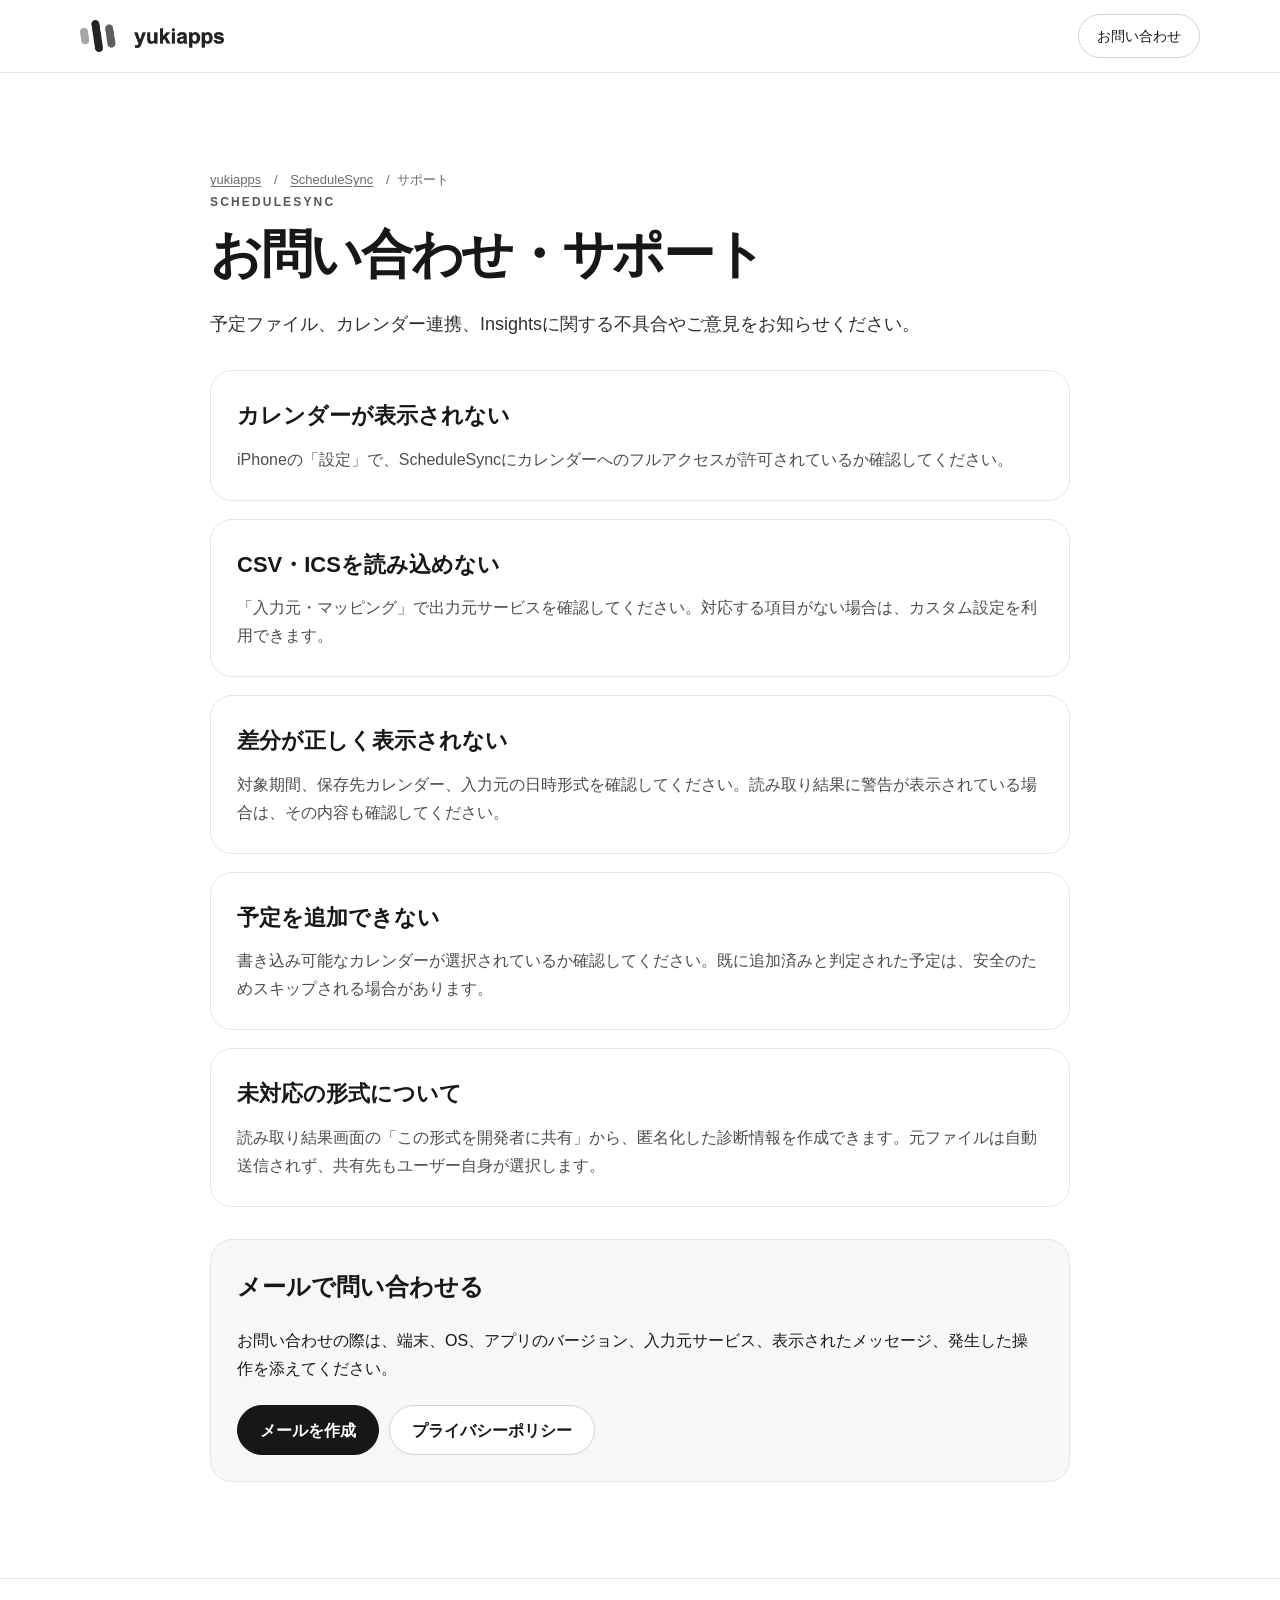
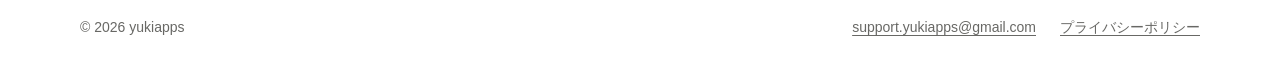
<file: schedule-sync-support.html>
<!doctype html>
<html lang="ja">
<head>
  <meta charset="utf-8">
  <meta name="viewport" content="width=device-width, initial-scale=1">
  <meta name="color-scheme" content="light">
  <meta name="theme-color" content="#ffffff">
  <meta name="description" content="ScheduleSyncのお問い合わせ・サポートページです。">
  <title>お問い合わせ・サポート｜ScheduleSync</title>
  <link rel="stylesheet" href="yukiapps-20260724-v15.css">
</head>
<body>
<a class="skip-link" href="#main">本文へ移動</a>
<header class="site-header">
  <div class="container header-inner">
    <a class="brand" href="index.html" aria-label="yukiapps トップページ">
      <img class="brand-logo" src="yukiapps-logo.png" width="2046" height="456" alt="yukiapps">
    </a>
    <nav class="site-nav" aria-label="メインナビゲーション">
      <a class="nav-contact" href="contact.html">お問い合わせ</a>
    </nav>
  </div>
</header>
<main id="main" class="simple-page">
  <div class="container">
    <div class="breadcrumbs"><a href="index.html">yukiapps</a> &nbsp;/&nbsp; <a href="schedule-sync.html">ScheduleSync</a> &nbsp;/&nbsp; サポート</div>
    <p class="eyebrow">ScheduleSync</p><h1>お問い合わせ・サポート</h1>
    <div class="prose"><p class="lead">予定ファイル、カレンダー連携、Insightsに関する不具合やご意見をお知らせください。</p></div>
    <section class="faq-list" aria-label="よくある確認事項">
      <article class="faq-item"><h2>カレンダーが表示されない</h2><p>iPhoneの「設定」で、ScheduleSyncにカレンダーへのフルアクセスが許可されているか確認してください。</p></article>
      <article class="faq-item"><h2>CSV・ICSを読み込めない</h2><p>「入力元・マッピング」で出力元サービスを確認してください。対応する項目がない場合は、カスタム設定を利用できます。</p></article>
      <article class="faq-item"><h2>差分が正しく表示されない</h2><p>対象期間、保存先カレンダー、入力元の日時形式を確認してください。読み取り結果に警告が表示されている場合は、その内容も確認してください。</p></article>
      <article class="faq-item"><h2>予定を追加できない</h2><p>書き込み可能なカレンダーが選択されているか確認してください。既に追加済みと判定された予定は、安全のためスキップされる場合があります。</p></article>
      <article class="faq-item"><h2>未対応の形式について</h2><p>読み取り結果画面の「この形式を開発者に共有」から、匿名化した診断情報を作成できます。元ファイルは自動送信されず、共有先もユーザー自身が選択します。</p></article>
    </section>
    <section class="support-box"><h2>メールで問い合わせる</h2><p>お問い合わせの際は、端末、OS、アプリのバージョン、入力元サービス、表示されたメッセージ、発生した操作を添えてください。</p><div class="page-actions"><a class="btn btn-primary" href="mailto:support.yukiapps@gmail.com?subject=%EF%BC%BDScheduleSync%EF%BC%BD%E3%81%8A%E5%95%8F%E3%81%84%E5%90%88%E3%82%8F%E3%81%9B&body=%E3%81%8A%E5%95%8F%E3%81%84%E5%90%88%E3%82%8F%E3%81%9B%E5%86%85%E5%AE%B9%EF%BC%9A%0A%0A%E7%AB%AF%E6%9C%AB%EF%BC%9A%0AOS%EF%BC%9A%0A%E3%82%A2%E3%83%97%E3%83%AA%E3%83%90%E3%83%BC%E3%82%B8%E3%83%A7%E3%83%B3%EF%BC%9A%0A%E5%85%A5%E5%8A%9B%E5%85%83%E3%82%B5%E3%83%BC%E3%83%93%E3%82%B9%EF%BC%9A">メールを作成</a><a class="btn btn-secondary" href="schedule-sync-privacy.html">プライバシーポリシー</a></div></section>
  </div>
</main>
<footer class="site-footer">
  <div class="container footer-inner">
    <span>© 2026 yukiapps</span>
    <div class="footer-links">
      <a href="mailto:support.yukiapps@gmail.com">support.yukiapps@gmail.com</a>
      <a href="privacy.html">プライバシーポリシー</a>
    </div>
  </div>
</footer>
</body>
</html>
</file>
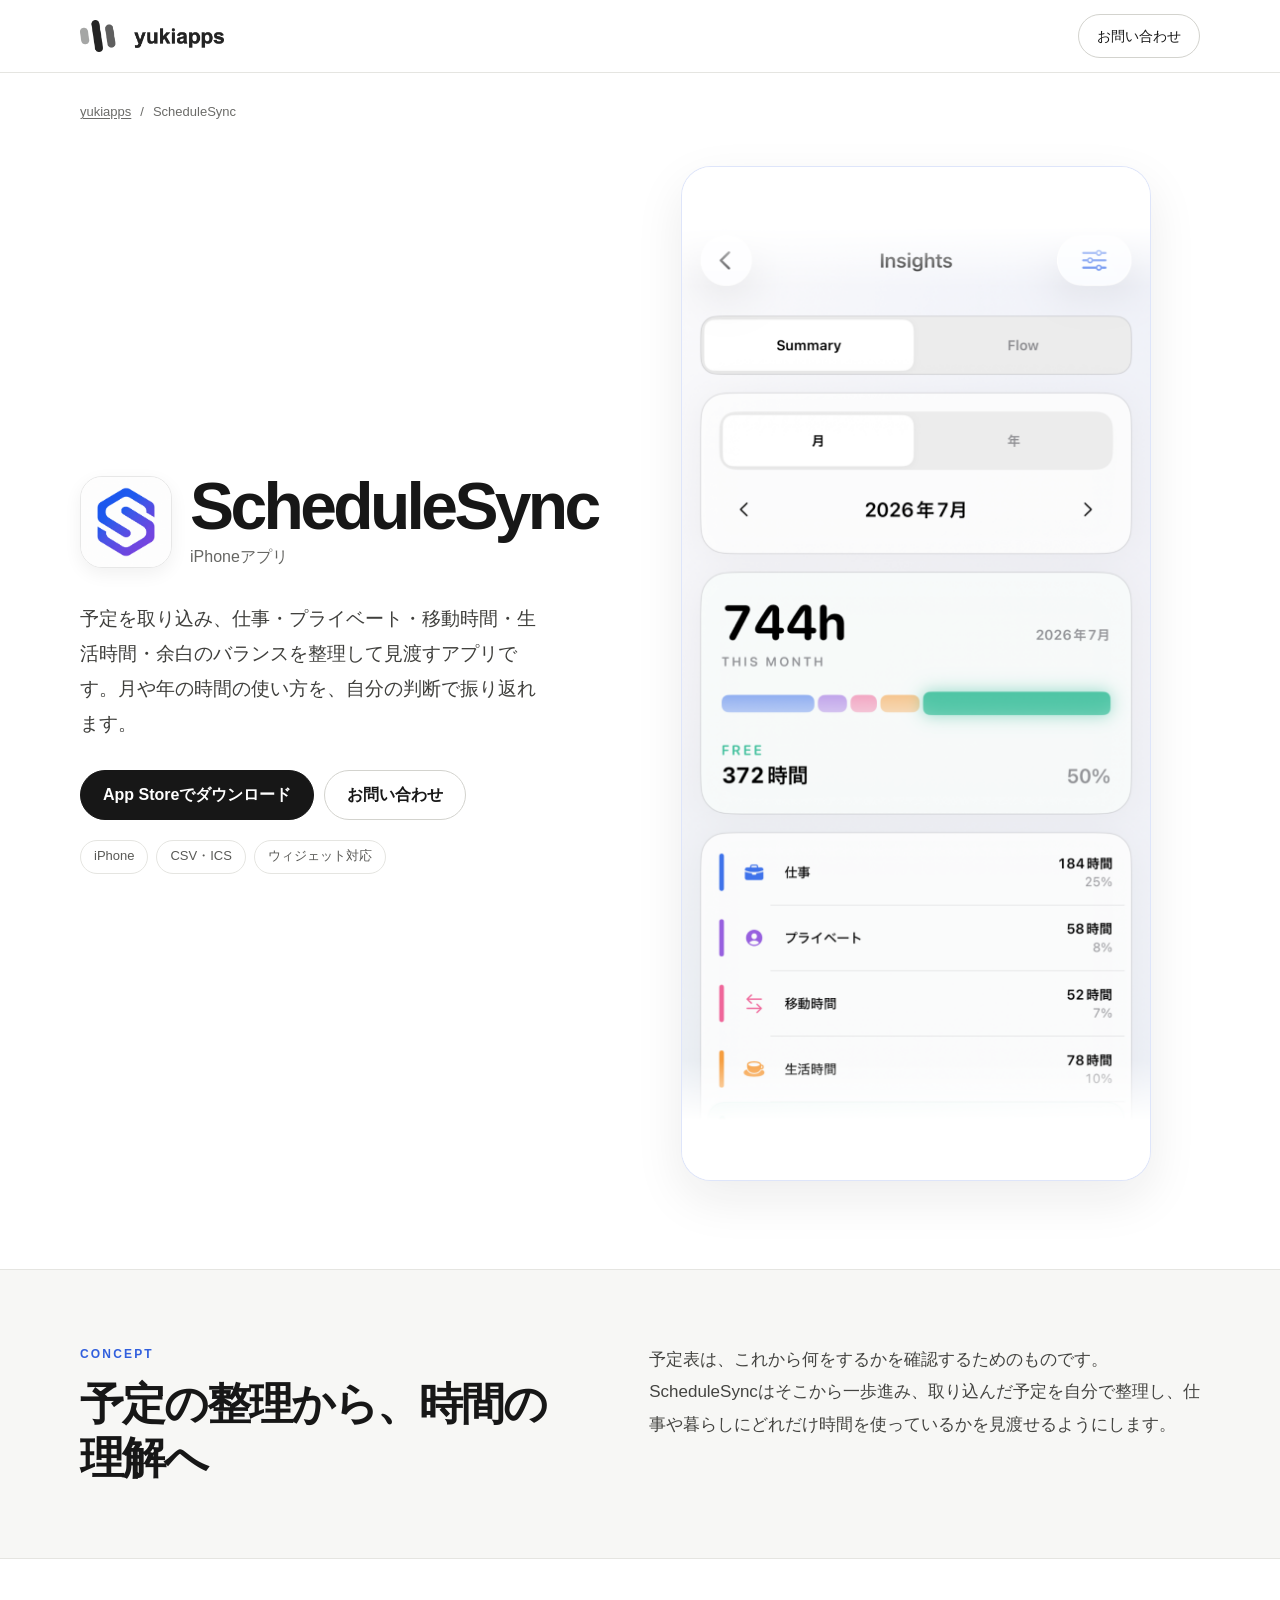
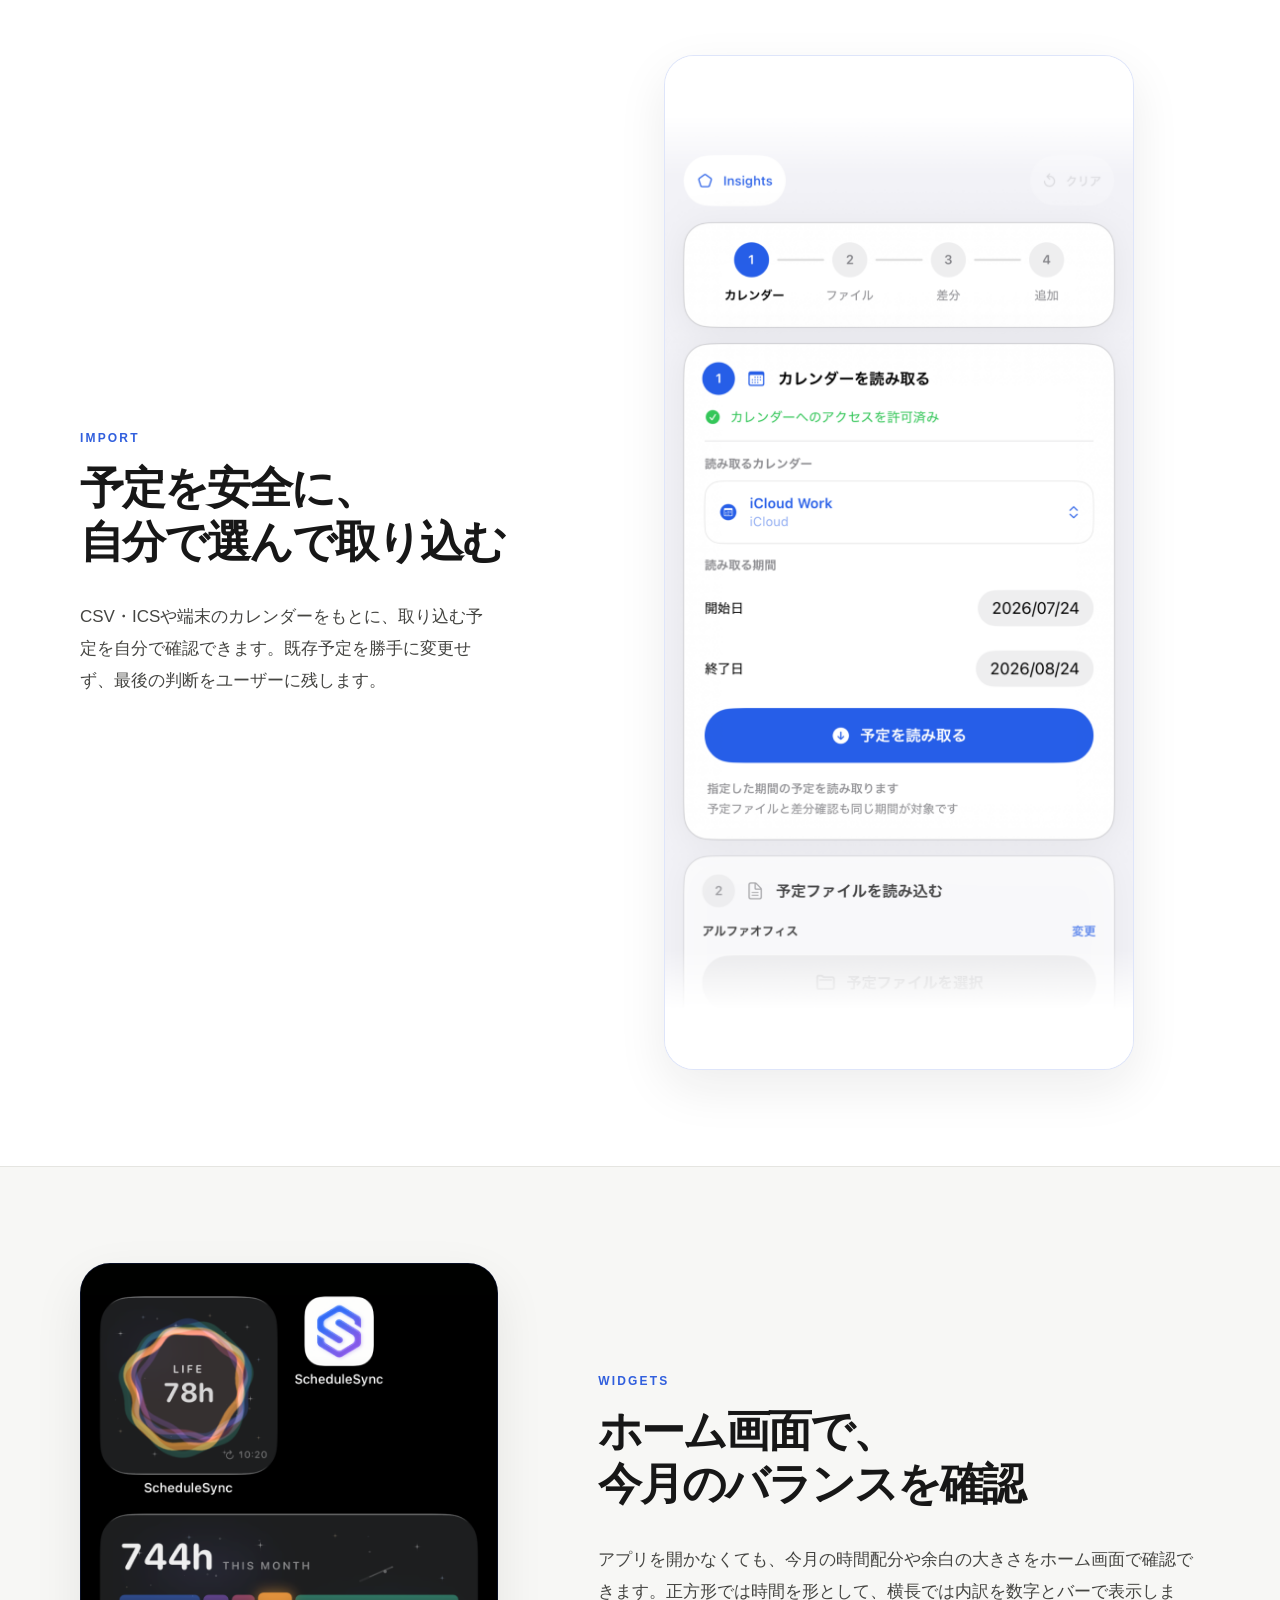
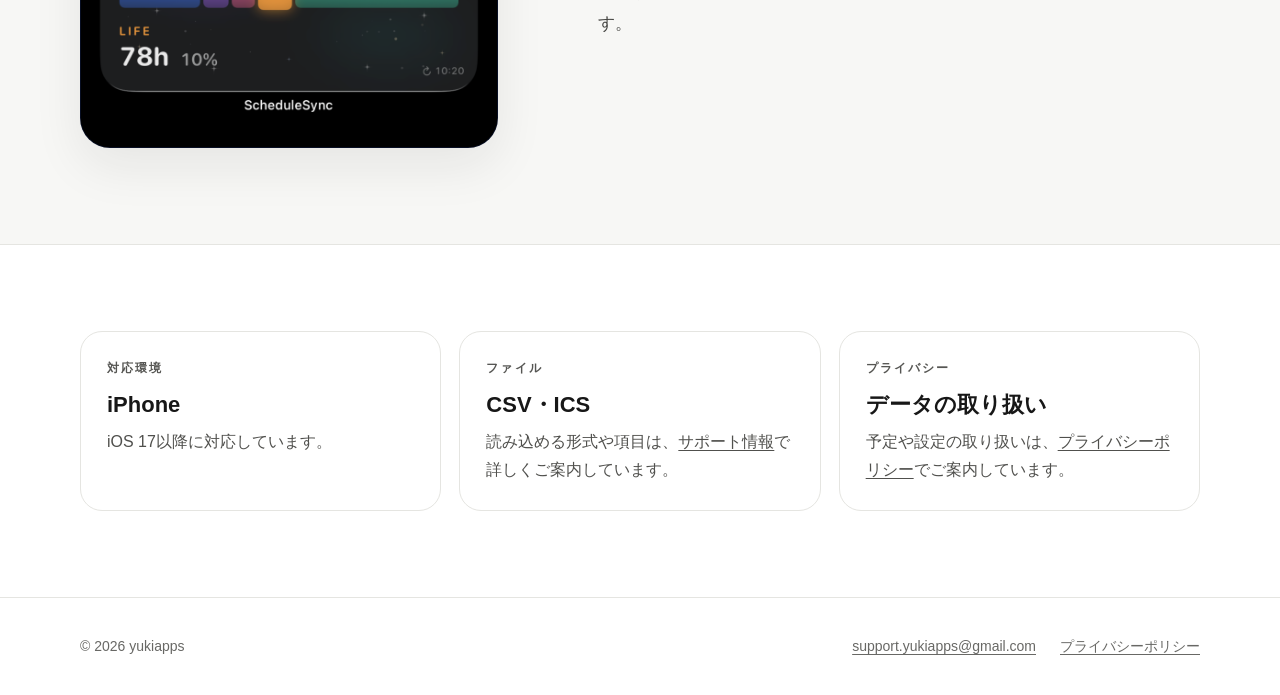
<file: schedule-sync.html>
<!doctype html>
<html lang="ja" class="schedule-theme">
<head>
  <meta charset="utf-8">
  <meta name="viewport" content="width=device-width, initial-scale=1">
  <meta name="color-scheme" content="light">
  <meta name="theme-color" content="#ffffff">
  <meta name="description" content="ScheduleSyncは、予定を取り込み、時間の使い方を整理して見渡すiPhoneアプリです。">
  <title>ScheduleSync｜yukiapps</title>
  <link rel="stylesheet" href="yukiapps-20260724-v15.css">
</head>
<body>
  <a class="skip-link" href="#main">本文へ移動</a>
  <header class="site-header">
  <div class="container header-inner">
    <a class="brand" href="index.html" aria-label="yukiapps トップページ">
      <img class="brand-logo" src="yukiapps-logo.png" width="2046" height="456" alt="yukiapps">
    </a>
    <nav class="site-nav" aria-label="メインナビゲーション">
      <a class="nav-contact" href="schedule-sync-support.html">お問い合わせ</a>
    </nav>
  </div>
</header>
  <main id="main">
    <div class="container breadcrumbs"><a href="index.html">yukiapps</a><span>/</span>ScheduleSync</div>

    <section class="app-hero">
      <div class="container app-hero-grid">
        <div class="app-hero-copy">
          <div class="app-title-lockup">
            <img class="app-title-icon" src="schedule-icon.png" width="1880" height="1880" alt="">
            <div>
              <h1>ScheduleSync</h1>
              <p>iPhoneアプリ</p>
            </div>
          </div>
          <p class="hero-copy">予定を取り込み、仕事・プライベート・移動時間・生活時間・余白のバランスを整理して見渡すアプリです。月や年の時間の使い方を、自分の判断で振り返れます。</p>
          <div class="hero-actions">
            <a class="btn btn-primary" href="https://apps.apple.com/jp/app/id6794629833" target="_blank" rel="noopener noreferrer" aria-label="ScheduleSyncをApp Storeでダウンロード">App Storeでダウンロード</a>
            <a class="btn btn-secondary" href="schedule-sync-support.html">お問い合わせ</a>
          </div>
          <div class="hero-facts" role="group" aria-label="アプリ情報">
            <span class="fact">iPhone</span>
            <span class="fact">CSV・ICS</span>
            <span class="fact">ウィジェット対応</span>
          </div>
        </div>
        <figure class="showcase-frame showcase-frame--portrait hero-showcase">
          <img class="showcase-image" src="schedule-showcase-summary-v13.png" width="946" height="2048" alt="月の総時間と時間分類をまとめて紹介するScheduleSyncのInsights画面">
        </figure>
      </div>
    </section>

    <section class="concept-strip">
      <div class="container concept-grid">
        <div>
          <p class="eyebrow accent-eyebrow">Concept</p>
          <h2>予定の整理から、時間の理解へ</h2>
        </div>
        <p>予定表は、これから何をするかを確認するためのものです。ScheduleSyncはそこから一歩進み、取り込んだ予定を自分で整理し、仕事や暮らしにどれだけ時間を使っているかを見渡せるようにします。</p>
      </div>
    </section>

    <section class="visual-story">
      <div class="container story-grid">
        <div class="story-copy">
          <p class="eyebrow accent-eyebrow">Import</p>
          <h2 class="feature-title">
            <span>予定を安全に、</span>
            <span>自分で選んで取り込む</span>
          </h2>
          <p>CSV・ICSや端末のカレンダーをもとに、取り込む予定を自分で確認できます。既存予定を勝手に変更せず、最後の判断をユーザーに残します。</p>
        </div>
        <figure class="showcase-frame showcase-frame--portrait">
          <img class="showcase-image" src="schedule-showcase-import-v13.png" width="946" height="2048" alt="カレンダーを読み取り、予定ファイルとの差分を確認するScheduleSyncの画面">
        </figure>
      </div>
    </section>

    <section class="visual-story visual-story-soft">
      <div class="container story-grid story-grid-reverse">
        <div class="story-copy">
          <p class="eyebrow accent-eyebrow">Widgets</p>
          <h2 class="feature-title">
            <span>ホーム画面で、</span>
            <span>今月のバランスを確認</span>
          </h2>
          <p>アプリを開かなくても、今月の時間配分や余白の大きさをホーム画面で確認できます。正方形では時間を形として、横長では内訳を数字とバーで表示します。</p>
        </div>
        <figure class="showcase-frame showcase-frame--widget">
          <img class="showcase-image" src="schedule-showcase-widgets-v14.png" width="906" height="1050" alt="ScheduleSyncの正方形ウィジェット、横長ウィジェット、アプリアイコン">
        </figure>
      </div>
    </section>

    <section class="info-section">
      <div class="container info-grid">
        <article class="info-card">
          <p class="eyebrow">対応環境</p>
          <h3>iPhone</h3>
          <p>iOS 17以降に対応しています。</p>
        </article>
        <article class="info-card">
          <p class="eyebrow">ファイル</p>
          <h3>CSV・ICS</h3>
          <p>読み込める形式や項目は、<a href="schedule-sync-support.html">サポート情報</a>で詳しくご案内しています。</p>
        </article>
        <article class="info-card">
          <p class="eyebrow">プライバシー</p>
          <h3>データの取り扱い</h3>
          <p>予定や設定の取り扱いは、<a href="schedule-sync-privacy.html">プライバシーポリシー</a>でご案内しています。</p>
        </article>
      </div>
    </section>
  </main>
  <footer class="site-footer">
  <div class="container footer-inner">
    <span>© 2026 yukiapps</span>
    <div class="footer-links">
      <a href="mailto:support.yukiapps@gmail.com">support.yukiapps@gmail.com</a>
      <a href="schedule-sync-privacy.html">プライバシーポリシー</a>
    </div>
  </div>
</footer>
</body>
</html>
</file>
<file: yukiapps-20260724-v15.css>
:root {
  --ink: #171717;
  --muted: #666663;
  --soft: #f7f7f5;
  --line: #e5e5e1;
  --line-strong: #d3d3ce;
  --page: #ffffff;
  --max: 1120px;
  --radius: 28px;
  --daymark: #2d7255;
  --daymark-soft: #f1f7f3;
  --schedule: #315fdd;
  --schedule-soft: #f3f5fc;
}

*,
*::before,
*::after { box-sizing: border-box; }

html { scroll-behavior: smooth; }

body {
  margin: 0;
  color: var(--ink);
  background: var(--page);
  font-family: -apple-system, BlinkMacSystemFont, "Helvetica Neue", "Hiragino Sans",
    "Yu Gothic", "YuGothic", "Noto Sans JP", sans-serif;
  font-size: 16px;
  line-height: 1.75;
  -webkit-font-smoothing: antialiased;
}

img { display: block; max-width: 100%; height: auto; }
a { color: inherit; text-underline-offset: .18em; }
h1, h2, h3, p { margin-top: 0; }
figure { margin: 0; }

.container {
  width: min(var(--max), calc(100% - 48px));
  margin-inline: auto;
}

.skip-link {
  position: fixed;
  top: 8px;
  left: 8px;
  z-index: 999;
  padding: 10px 14px;
  color: #fff;
  background: #111;
  border-radius: 10px;
  transform: translateY(-160%);
}
.skip-link:focus { transform: translateY(0); }

.visually-hidden {
  position: absolute !important;
  width: 1px !important;
  height: 1px !important;
  padding: 0 !important;
  margin: -1px !important;
  overflow: hidden !important;
  clip: rect(0, 0, 0, 0) !important;
  white-space: nowrap !important;
  border: 0 !important;
}

.site-header {
  border-bottom: 1px solid var(--line);
  background: rgba(255,255,255,.96);
}

.header-inner {
  min-height: 72px;
  display: flex;
  align-items: center;
  justify-content: space-between;
  gap: 20px;
}

.brand {
  display: inline-flex;
  align-items: center;
  color: var(--ink);
  text-decoration: none;
  line-height: 0;
}

.brand-logo {
  display: block;
  width: auto;
  height: 32px;
  max-width: 145px;
  object-fit: contain;
}

.site-nav { display: flex; align-items: center; gap: 10px; }
.nav-contact {
  display: inline-flex;
  align-items: center;
  justify-content: center;
  min-height: 44px;
  padding: 0 18px;
  border: 1px solid var(--line-strong);
  border-radius: 999px;
  text-decoration: none;
  font-size: 14px;
  background: #fff;
}
.nav-contact:hover { border-color: #999; }

.btn {
  display: inline-flex;
  min-height: 50px;
  align-items: center;
  justify-content: center;
  padding: 0 22px;
  border: 1px solid var(--ink);
  border-radius: 999px;
  font-weight: 700;
  text-decoration: none;
  line-height: 1.2;
  transition: transform .18s ease, background .18s ease, color .18s ease;
}
.btn:hover { transform: translateY(-1px); }
.btn:focus-visible {
  outline: 3px solid #315fdd;
  outline-offset: 3px;
}
.btn-primary { color: #fff; background: var(--ink); }
.btn-secondary { color: var(--ink); background: #fff; border-color: var(--line-strong); }

.eyebrow {
  margin-bottom: 12px;
  color: #565653;
  font-size: 12px;
  font-weight: 800;
  letter-spacing: .18em;
  text-transform: uppercase;
}
.daymark-theme .accent-eyebrow { color: var(--daymark); }
.schedule-theme .accent-eyebrow { color: var(--schedule); }

.apps-section { padding: 64px 0 96px; }
.app-grid {
  display: grid;
  grid-template-columns: repeat(2, minmax(0, 1fr));
  gap: 24px;
}
.app-card {
  min-width: 0;
  display: flex;
  flex-direction: column;
  padding: 28px;
  border: 1px solid var(--line);
  border-radius: var(--radius);
  background: #fff;
}
.app-card-icon-link {
  display: block;
  width: fit-content;
  margin-bottom: 36px;
  border-radius: 22px;
  line-height: 0;
}

.app-card-icon {
  width: 90px;
  height: 90px;
  margin-bottom: 0;
  border-radius: 22px;
  object-fit: cover;
  transition: transform .18s ease, filter .18s ease, box-shadow .18s ease;
}

.app-card-icon-link:hover .app-card-icon {
  transform: scale(1.035);
  filter: brightness(1.025);
}

.app-card-icon-link:focus-visible {
  outline: 3px solid rgba(49, 95, 221, .32);
  outline-offset: 5px;
}
.app-meta {
  margin-bottom: 10px;
  color: #50504d;
  font-size: 14px;
}
.app-card h2 {
  margin-bottom: 12px;
  font-size: clamp(28px, 3.4vw, 38px);
  line-height: 1.12;
  letter-spacing: -.045em;
}

.app-card-title-link {
  color: inherit;
  text-decoration: none;
}

.app-card-title-link:hover {
  text-decoration: underline;
  text-decoration-thickness: .07em;
}

.app-card-title-link:focus-visible {
  border-radius: 5px;
  outline: 3px solid rgba(49, 95, 221, .32);
  outline-offset: 4px;
}
.app-card > p:not(.app-meta) {
  max-width: 34em;
  margin-bottom: 32px;
  color: #3d3d3a;
  font-size: 17px;
}
.app-card-actions {
  display: flex;
  flex-wrap: wrap;
  gap: 10px;
  margin-top: auto;
}
.app-card-actions .btn {
  flex: 1 1 0;
  padding-inline: 16px;
  font-size: 14px;
  white-space: nowrap;
}
.app-card-actions .btn-primary { flex-grow: 1.45; }

.contact-band {
  padding: 68px 0;
  border-top: 1px solid var(--line);
  border-bottom: 1px solid var(--line);
  background: var(--soft);
}
.contact-band-inner {
  display: grid;
  grid-template-columns: 1fr auto;
  align-items: center;
  gap: 40px;
}
.contact-band h2 {
  margin-bottom: 18px;
  font-size: clamp(24px, 3.2vw, 34px);
  line-height: 1.25;
  letter-spacing: -.035em;
}
.contact-band p:last-child { margin-bottom: 0; color: #454542; }

.breadcrumbs {
  display: flex;
  gap: 9px;
  align-items: center;
  padding-top: 28px;
  color: #6b6b68;
  font-size: 13px;
}
.breadcrumbs a { color: inherit; }

.app-hero { padding: 42px 0 88px; }
.app-hero-grid {
  display: grid;
  grid-template-columns: minmax(0, .9fr) minmax(380px, 1.1fr);
  align-items: center;
  gap: clamp(44px, 7vw, 88px);
}
.app-title-lockup {
  display: flex;
  align-items: center;
  gap: 18px;
  margin-bottom: 30px;
}
.app-title-icon {
  width: 92px;
  height: 92px;
  border-radius: 22px;
  object-fit: cover;
  flex: 0 0 auto;
}
.app-title-lockup h1 {
  margin-bottom: 4px;
  font-size: clamp(42px, 5.3vw, 66px);
  line-height: 1;
  letter-spacing: -.055em;
}
.app-title-lockup p { margin-bottom: 0; color: var(--muted); }
.hero-copy {
  max-width: 39em;
  margin-bottom: 28px;
  color: #3f3f3c;
  font-size: clamp(17px, 1.8vw, 19px);
  line-height: 1.85;
}
.hero-actions { display: flex; flex-wrap: wrap; gap: 10px; margin-bottom: 20px; }
.hero-facts { display: flex; flex-wrap: wrap; gap: 8px; }
.fact {
  display: inline-flex;
  align-items: center;
  min-height: 34px;
  padding: 0 13px;
  border: 1px solid var(--line);
  border-radius: 999px;
  color: #595956;
  font-size: 13px;
}
.hero-visual {
  padding: 18px;
  border: 1px solid var(--line);
  border-radius: 32px;
  background: var(--soft);
}
.hero-visual img {
  width: 100%;
  max-height: 720px;
  border-radius: 23px;
  object-fit: contain;
}

.concept-strip {
  padding: 74px 0;
  border-top: 1px solid var(--line);
  border-bottom: 1px solid var(--line);
  background: var(--soft);
}
.concept-grid {
  display: grid;
  grid-template-columns: minmax(0, .92fr) minmax(0, 1.08fr);
  gap: clamp(42px, 8vw, 100px);
  align-items: start;
}
.concept-grid h2,
.story-copy h2 {
  margin-bottom: 0;
  font-size: clamp(30px, 4vw, 44px);
  line-height: 1.22;
  letter-spacing: -.045em;
}
.concept-grid > p {
  margin: 0;
  color: #444441;
  font-size: 17px;
  line-height: 1.9;
}

.visual-story { padding: 96px 0; }
.visual-story-soft {
  border-top: 1px solid var(--line);
  border-bottom: 1px solid var(--line);
  background: var(--soft);
}
.story-grid {
  display: grid;
  grid-template-columns: minmax(0, .82fr) minmax(420px, 1.18fr);
  align-items: center;
  gap: clamp(46px, 8vw, 100px);
}
.story-grid-reverse .story-copy { order: 2; }
.story-grid-reverse .showcase-frame { order: 1; }
.story-copy h2 { margin-bottom: 22px; }

.feature-title {
  min-height: calc(1.34em * 2);
  font-size: clamp(28px, 3.3vw, 36px);
  line-height: 1.34;
  text-wrap: balance;
}

.feature-title span {
  display: block;
  white-space: nowrap;
}
.story-copy > p:last-child {
  margin-bottom: 0;
  color: #454542;
  font-size: 17px;
  line-height: 1.9;
}
.visual-frame {
  padding: 18px;
  overflow: hidden;
  border: 1px solid var(--line);
  border-radius: 32px;
  background: #fff;
}
.daymark-theme .visual-frame { background: var(--daymark-soft); }
.schedule-theme .visual-frame { background: var(--schedule-soft); }
.visual-frame img {
  width: 100%;
  border-radius: 23px;
  object-fit: contain;
}
.widget-frame img { background: #fff; }
.screen-detail-frame img { max-height: 760px; }

.info-section { padding: 86px 0; }
.info-grid {
  display: grid;
  grid-template-columns: repeat(3, minmax(0, 1fr));
  gap: 18px;
}
.info-card,
.policy-card,
.faq-item,
.support-box,
.mail-card {
  padding: 26px;
  border: 1px solid var(--line);
  border-radius: 22px;
  background: #fff;
}
.info-card h3 {
  margin-bottom: 10px;
  font-size: 22px;
  line-height: 1.25;
}
.info-card p:last-child { margin-bottom: 0; color: #50504d; }

.simple-page { padding: 68px 0 96px; }
.simple-page > .container { max-width: 860px; }
.simple-page h1 {
  margin-bottom: 24px;
  font-size: clamp(34px, 5vw, 52px);
  line-height: 1.15;
  letter-spacing: -.045em;
}
.prose { color: #30302e; }
.prose .lead { font-size: 18px; }
.prose h2 {
  margin-top: 48px;
  margin-bottom: 16px;
  font-size: clamp(24px, 3.5vw, 30px);
  line-height: 1.35;
  letter-spacing: -.025em;
}
.prose p { margin-bottom: 20px; }
.prose li { margin-bottom: 5px; }
.meta { color: var(--muted); font-size: 14px; }
.mail-card { margin: 28px 0 52px; background: var(--soft); }
.mail-card p { margin: 0; font-weight: 700; }
.policy-list,
.faq-list { display: grid; gap: 18px; margin-top: 30px; }
.policy-card h2 { margin-top: 0; margin-bottom: 12px; font-size: 26px; }
.policy-card p:last-of-type { color: #4f4f4c; }
.page-actions { display: flex; flex-wrap: wrap; gap: 10px; margin-top: 22px; }
.faq-item h2 { margin: 0 0 10px; font-size: 22px; }
.faq-item p { margin: 0; color: #4d4d4a; }
.support-box { margin-top: 32px; background: var(--soft); }
.support-box h2 { margin-top: 0; }

.site-footer {
  padding: 36px 0;
  border-top: 1px solid var(--line);
}
.footer-inner {
  display: flex;
  align-items: center;
  justify-content: space-between;
  gap: 24px;
  color: #686865;
  font-size: 14px;
}
.footer-links { display: flex; flex-wrap: wrap; gap: 24px; }

@media (max-width: 820px) {
  .container { width: min(100% - 36px, var(--max)); }
  .header-inner { min-height: 68px; }
  .brand-logo {
    height: 29px;
    max-width: 132px;
  }
  .nav-contact { min-height: 42px; padding-inline: 15px; }

  .apps-section { padding: 52px 0 72px; }
  .app-grid,
  .contact-band-inner,
  .app-hero-grid,
  .concept-grid,
  .story-grid,
  .info-grid {
    grid-template-columns: 1fr;
  }
  .app-card { padding: 26px; }
  .app-card-icon-link { margin-bottom: 30px; }
  .app-card-icon { width: 82px; height: 82px; }
  .app-card > p:not(.app-meta) { font-size: 16px; }

  .contact-band { padding: 58px 0; }
  .contact-band-inner { gap: 28px; }
  .contact-band h2 {
    font-size: clamp(20px, 5.3vw, 26px);
    white-space: nowrap;
  }
  .contact-band .btn { width: 100%; }

  .breadcrumbs { padding-top: 22px; }
  .app-hero { padding: 32px 0 66px; }
  .app-hero-grid { gap: 38px; }
  .app-title-icon { width: 74px; height: 74px; border-radius: 18px; }
  .app-title-lockup { gap: 14px; margin-bottom: 24px; }
  .app-title-lockup h1 { font-size: clamp(34px, 10vw, 46px); }
  .hero-visual { padding: 12px; border-radius: 24px; }
  .hero-visual img { border-radius: 17px; max-height: none; }

  .concept-strip { padding: 58px 0; }
  .concept-grid { gap: 24px; }
  .concept-grid h2,
  .story-copy h2 { font-size: clamp(27px, 7.5vw, 36px); }

  .feature-title {
    min-height: calc(1.4em * 2);
    font-size: clamp(24px, 6.6vw, 31px);
    line-height: 1.4;
  }

  .visual-story { padding: 70px 0; }
  .story-grid { gap: 34px; }
  .story-grid-reverse .story-copy,
  .story-grid-reverse .showcase-frame { order: initial; }
  .visual-frame { padding: 12px; border-radius: 24px; }
  .visual-frame img { border-radius: 17px; }
  .screen-detail-frame img { max-height: none; }

  .info-section { padding: 64px 0; }
  .simple-page { padding: 52px 0 74px; }
  .footer-inner { flex-direction: column; align-items: flex-start; }
}

@media (max-width: 390px) {
  .container { width: calc(100% - 30px); }
  .brand-logo {
    height: 27px;
    max-width: 122px;
  }
  .nav-contact { padding-inline: 13px; font-size: 13px; }
  .app-card { padding: 23px; }
  .app-card-actions { flex-direction: column; }
  .app-card-actions .btn { flex-basis: auto; width: 100%; }
  .contact-band h2 { font-size: 19px; }
  .hero-actions .btn { width: 100%; }
  .app-title-lockup h1 { font-size: 32px; }
}

@media print {
  .site-header,
  .site-footer,
  .skip-link { display: none !important; }
  img { visibility: visible !important; opacity: 1 !important; }
  .showcase-frame,
  .info-card,
  .policy-card,
  .faq-item { break-inside: avoid; page-break-inside: avoid; }
}


/* v9: improve visibility of light app icons */
.app-card-icon,
.app-title-icon {
  border: 1px solid #e7e7e7;
  box-shadow: 0 6px 18px rgba(0, 0, 0, 0.06);
}


/* v15: published App Store actions use a primary download button and a secondary site action */


/* v12: prevent forced feature-title lines from overflowing on very narrow screens */
@media (max-width: 350px) {
  .feature-title span {
    white-space: normal;
  }
}


/* v13: new App Store screenshot presentation */
.showcase-frame {
  width: 100%;
  margin: 0;
  overflow: hidden;
  border: 1px solid var(--line);
  border-radius: 30px;
  background: #fff;
  box-shadow: 0 18px 50px rgba(23, 23, 23, 0.08);
}

.showcase-frame--portrait {
  width: min(100%, 470px);
  justify-self: center;
}

.showcase-image {
  display: block;
  width: 100%;
  height: auto;
}

.hero-showcase {
  align-self: center;
}

.showcase-frame--widget {
  width: min(100%, 600px);
  justify-self: center;
  background: #000;
}

.showcase-frame--widget .showcase-image {
  width: 100%;
  height: auto;
  object-fit: contain;
}

.daymark-theme .showcase-frame {
  border-color: rgba(45, 114, 85, 0.18);
}

.schedule-theme .showcase-frame {
  border-color: rgba(49, 95, 221, 0.16);
}

@media (max-width: 820px) {
  .showcase-frame {
    border-radius: 24px;
    box-shadow: 0 12px 34px rgba(23, 23, 23, 0.07);
  }

  .showcase-frame--portrait {
    width: min(100%, 440px);
  }

  .showcase-frame--widget {
    width: min(100%, 500px);
  }
}

@media print {
  .showcase-frame {
    break-inside: avoid;
    page-break-inside: avoid;
  }
}


/* v14: widget images are pre-cropped to a balanced composition */
@media (max-width: 820px) {
  .showcase-frame--widget {
    width: min(100%, 540px);
  }
}
</file>
